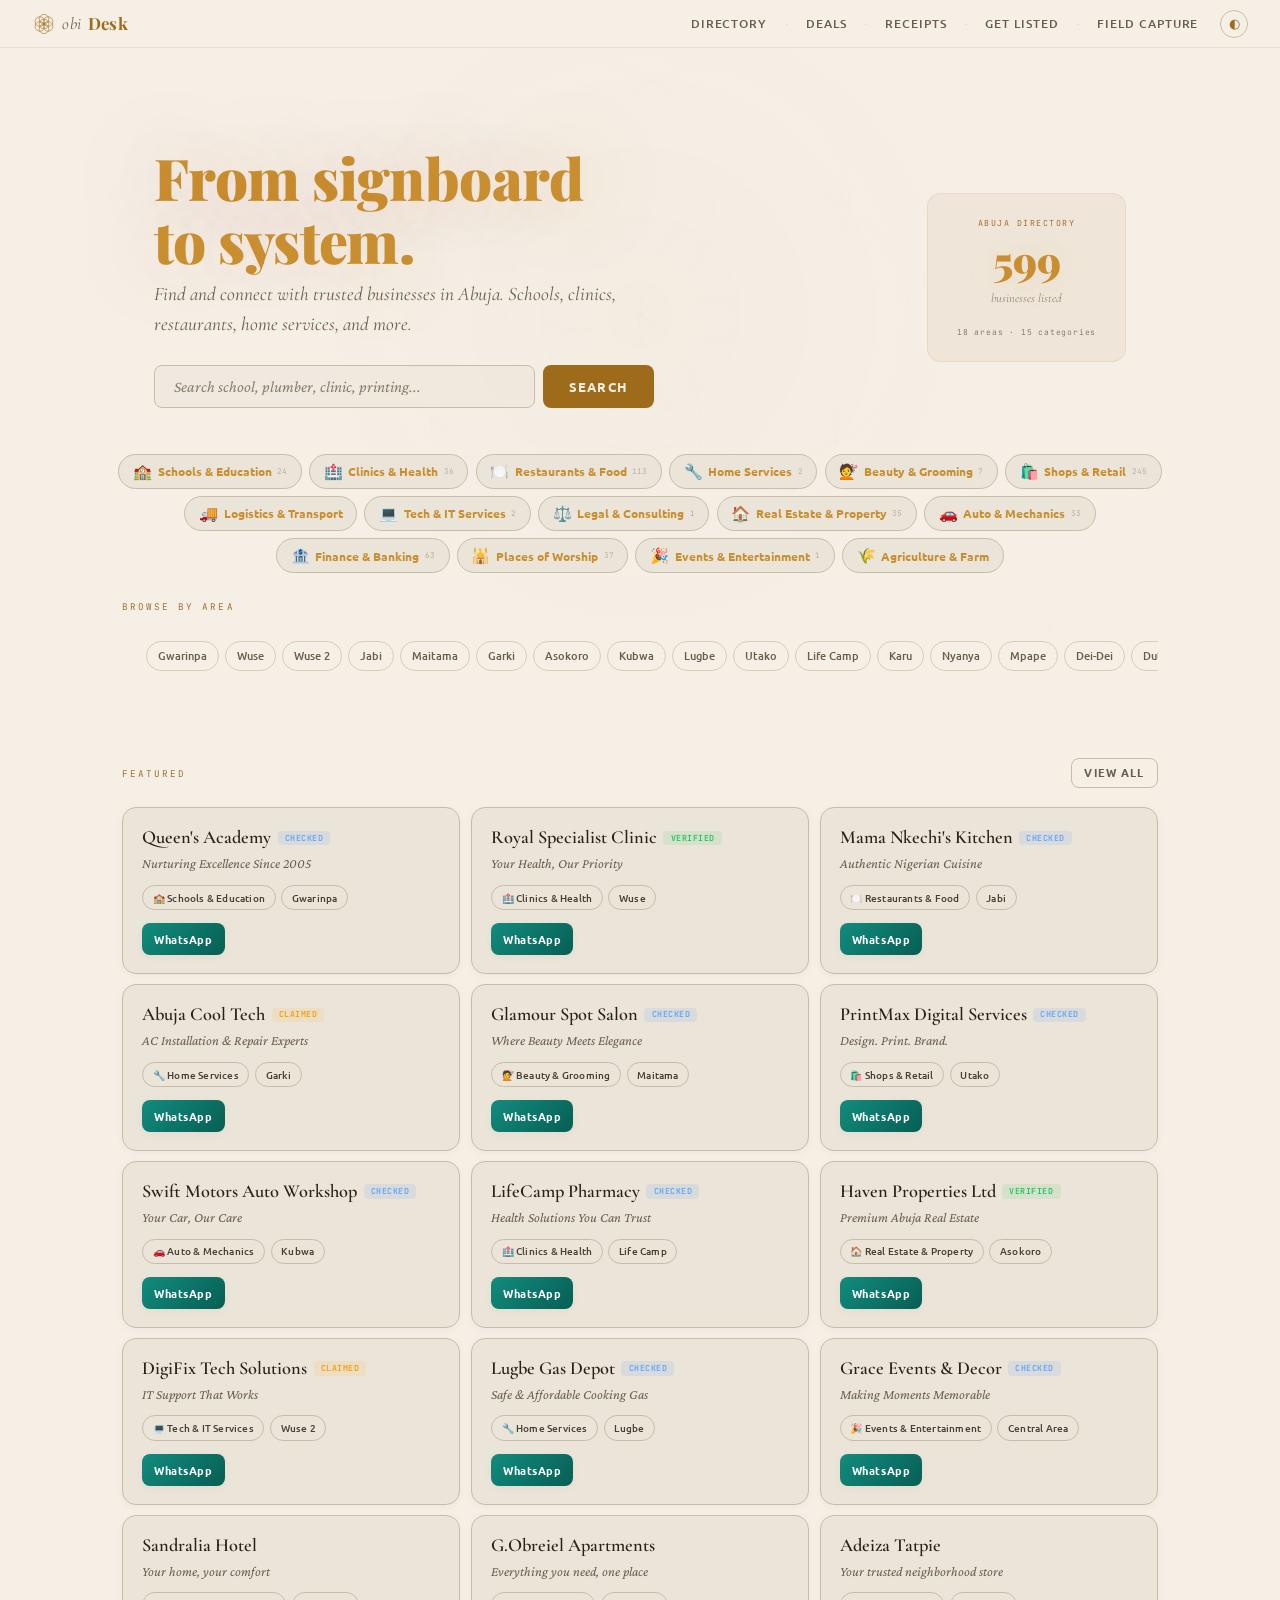
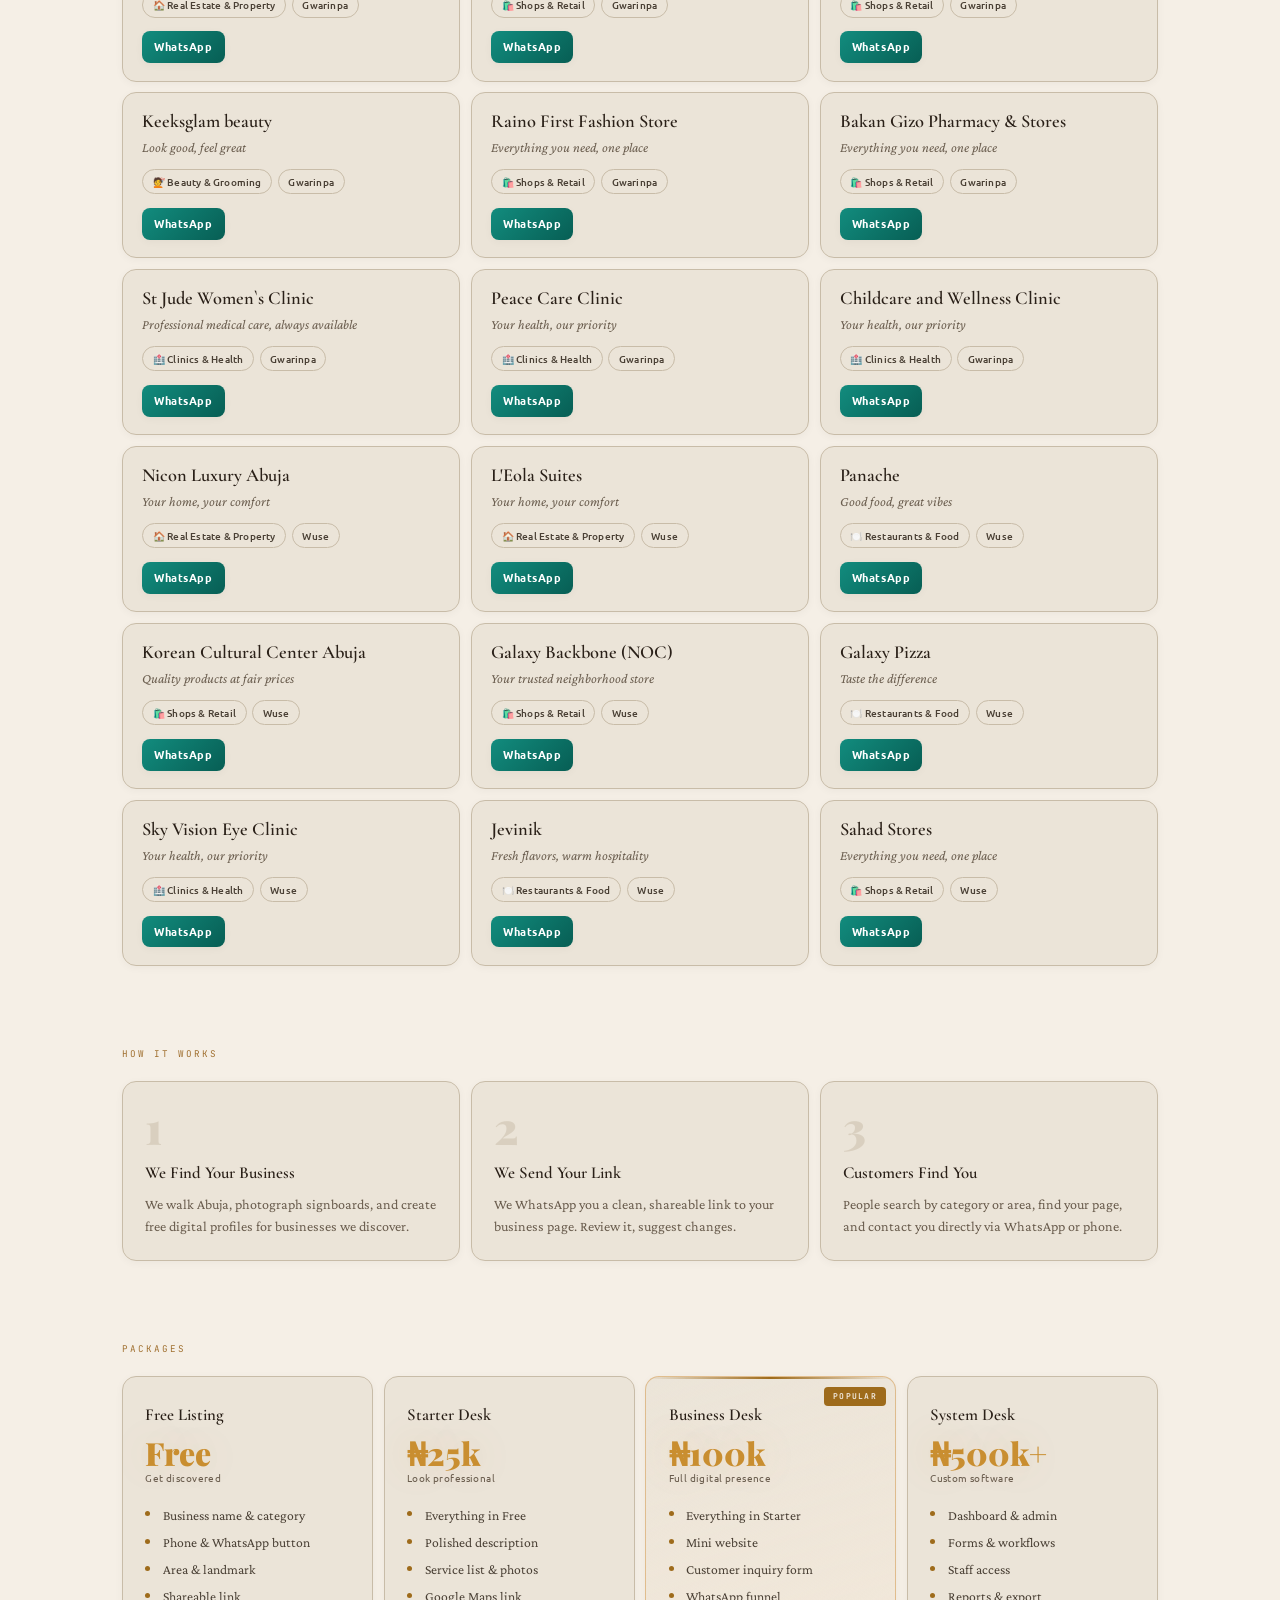
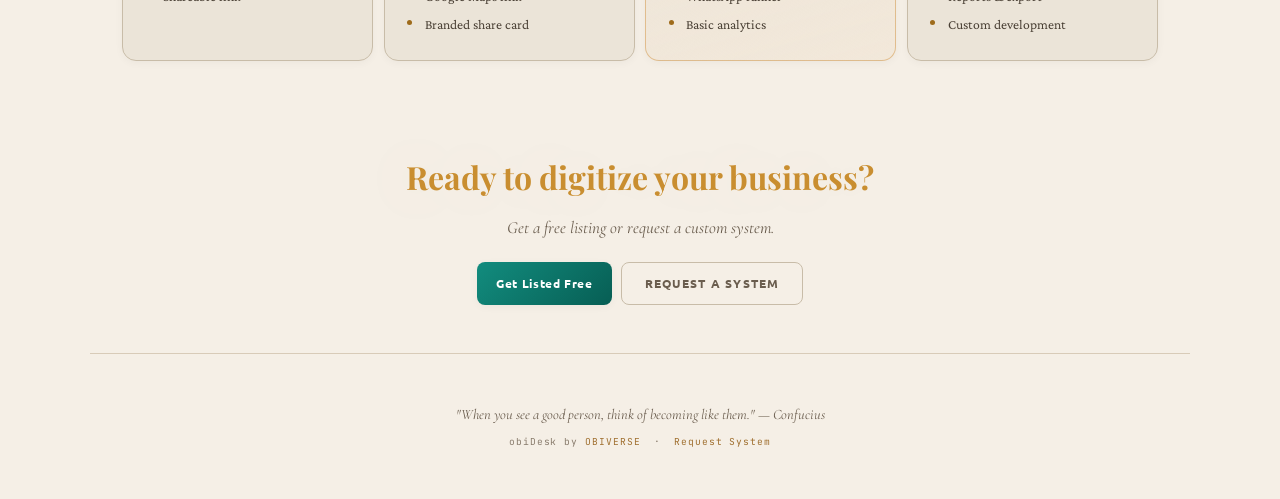
<file: docs/index.html>
<!DOCTYPE html>
<html lang="en">
<head>
<meta charset="utf-8">
<meta name="viewport" content="width=device-width, initial-scale=1">
<title>obiDesk — Abuja Business Directory</title>
<meta name="description" content="Find and connect with trusted Abuja businesses. Schools, clinics, restaurants, home services, and more. From signboard to system.">
<meta name="theme-color" content="#c97d1d">
<link rel="canonical" href="https://obiverse.github.io/obidesk/">
<meta property="og:type" content="website">
<meta property="og:url" content="https://obiverse.github.io/obidesk/">
<meta property="og:title" content="obiDesk — Abuja Business Directory">
<meta property="og:description" content="Find and connect with trusted Abuja businesses. Schools, clinics, restaurants, home services. From signboard to system.">
<meta name="twitter:card" content="summary">
<meta name="twitter:title" content="obiDesk — Abuja Business Directory">
<script type="application/ld+json">
{
  "@context": "https://schema.org",
  "@type": "WebSite",
  "name": "obiDesk",
  "description": "Abuja business directory. From signboard to system.",
  "url": "https://obiverse.github.io/obidesk/",
  "publisher": {
    "@type": "Organization",
    "name": "OBIVERSE",
    "url": "https://obiverse.net"
  },
  "potentialAction": {
    "@type": "SearchAction",
    "target": "https://obiverse.github.io/obidesk/browse.html?q={search_term_string}",
    "query-input": "required name=search_term_string"
  }
}
</script>
<link rel="manifest" href="manifest.webmanifest">
<link rel="icon" href="icon.svg" type="image/svg+xml">
<link rel="apple-touch-icon" href="icons/icon-512.png">
<meta name="apple-mobile-web-app-capable" content="yes">
<meta name="apple-mobile-web-app-status-bar-style" content="black-translucent">
<script src="theme.js"></script>
<link rel="preconnect" href="https://fonts.googleapis.com">
<link rel="preconnect" href="https://fonts.gstatic.com" crossorigin>
<link href="https://fonts.googleapis.com/css2?family=Cormorant+Garamond:ital,wght@0,400;0,600;0,700;1,400&family=Crimson+Pro:ital,wght@0,300;0,400;0,600;1,300;1,400&family=JetBrains+Mono:wght@400;500&family=Playfair+Display:ital,wght@0,400;0,700;0,900;1,400&family=Ubuntu:wght@300;400;500;700&display=swap" rel="stylesheet">
<link rel="stylesheet" href="css/base.css">
</head>
<body>

<canvas id="bg-canvas"></canvas>

<!-- ═══════════════════════════════════════════════
     NAV
     ═══════════════════════════════════════════════ -->
<nav class="site-nav" id="site-nav"></nav>

<!-- ═══════════════════════════════════════════════
     HERO
     ═══════════════════════════════════════════════ -->
<section class="hero">
  <div class="hero-left">
    <h1>From signboard<br>to system.</h1>
    <p class="tagline">Find and connect with trusted businesses in Abuja. Schools, clinics, restaurants, home services, and more.</p>
    <div class="hero-search-wrap">
      <div class="search-bar">
        <input class="search-input" type="text" id="hero-search" placeholder="Search school, plumber, clinic, printing...">
        <button class="search-btn" onclick="doSearch()">Search</button>
      </div>
    </div>
  </div>
  <div class="hero-right">
    <div class="hero-stat-label">Abuja Directory</div>
    <div class="hero-stat-value" id="stat-count">12</div>
    <div class="hero-stat-sub">businesses listed</div>
    <div style="margin-top:0.4rem;font-family:var(--font-code);font-size:0.5rem;color:var(--text-ghost);letter-spacing:0.1em;" id="stat-areas">12 areas</div>
  </div>
</section>

<!-- ═══════════════════════════════════════════════
     CATEGORIES — Compass Pills
     ═══════════════════════════════════════════════ -->
<div class="compass-strip">
  <div class="compass-scroll" id="category-pills"></div>
</div>

<!-- ═══════════════════════════════════════════════
     AREAS — Horizontal chips
     ═══════════════════════════════════════════════ -->
<div class="section reveal" style="padding-top:0;">
  <div class="section-label">Browse by Area</div>
  <div class="area-scroll" id="area-chips"></div>
</div>

<!-- ═══════════════════════════════════════════════
     FEATURED BUSINESSES
     ═══════════════════════════════════════════════ -->
<div class="section reveal">
  <div class="section-header">
    <span class="section-label" style="margin-bottom:0;">Featured</span>
    <a href="browse.html" class="obi-btn-outline" style="font-size:0.68rem;padding:0.3rem 0.8rem;">View All</a>
  </div>
  <div class="biz-grid" id="featured-grid">
    <div class="skeleton-card"></div>
    <div class="skeleton-card"></div>
    <div class="skeleton-card"></div>
  </div>
</div>

<!-- ═══════════════════════════════════════════════
     HOW IT WORKS
     ═══════════════════════════════════════════════ -->
<div class="section reveal">
  <div class="section-label">How It Works</div>
  <div class="steps-grid">
    <div class="step-card">
      <div class="step-num">1</div>
      <div class="step-title">We Find Your Business</div>
      <div class="step-desc">We walk Abuja, photograph signboards, and create free digital profiles for businesses we discover.</div>
    </div>
    <div class="step-card">
      <div class="step-num">2</div>
      <div class="step-title">We Send Your Link</div>
      <div class="step-desc">We WhatsApp you a clean, shareable link to your business page. Review it, suggest changes.</div>
    </div>
    <div class="step-card">
      <div class="step-num">3</div>
      <div class="step-title">Customers Find You</div>
      <div class="step-desc">People search by category or area, find your page, and contact you directly via WhatsApp or phone.</div>
    </div>
  </div>
</div>

<!-- ═══════════════════════════════════════════════
     PRICING
     ═══════════════════════════════════════════════ -->
<div class="section reveal">
  <div class="section-label">Packages</div>
  <div class="pricing-grid">
    <div class="pricing-card">
      <div class="pricing-title">Free Listing</div>
      <div class="price">Free</div>
      <div class="price-label">Get discovered</div>
      <ul class="feature-list">
        <li>Business name & category</li>
        <li>Phone & WhatsApp button</li>
        <li>Area & landmark</li>
        <li>Shareable link</li>
      </ul>
    </div>
    <div class="pricing-card">
      <div class="pricing-title">Starter Desk</div>
      <div class="price">&#8358;25k</div>
      <div class="price-label">Look professional</div>
      <ul class="feature-list">
        <li>Everything in Free</li>
        <li>Polished description</li>
        <li>Service list & photos</li>
        <li>Google Maps link</li>
        <li>Branded share card</li>
      </ul>
    </div>
    <div class="pricing-card featured">
      <span class="pill-gold" style="position:absolute;top:0.6rem;right:0.6rem;">Popular</span>
      <div class="pricing-title">Business Desk</div>
      <div class="price">&#8358;100k</div>
      <div class="price-label">Full digital presence</div>
      <ul class="feature-list">
        <li>Everything in Starter</li>
        <li>Mini website</li>
        <li>Customer inquiry form</li>
        <li>WhatsApp funnel</li>
        <li>Basic analytics</li>
      </ul>
    </div>
    <div class="pricing-card">
      <div class="pricing-title">System Desk</div>
      <div class="price">&#8358;500k+</div>
      <div class="price-label">Custom software</div>
      <ul class="feature-list">
        <li>Dashboard & admin</li>
        <li>Forms & workflows</li>
        <li>Staff access</li>
        <li>Reports & export</li>
        <li>Custom development</li>
      </ul>
    </div>
  </div>
</div>

<!-- ═══════════════════════════════════════════════
     CTA
     ═══════════════════════════════════════════════ -->
<div class="section reveal" style="text-align:center;padding:3rem 1.5rem;">
  <h2 style="font-family:var(--font-display);font-size:clamp(1.4rem,3vw,2rem);font-weight:700;color:var(--gold-bright);margin-bottom:0.5rem;text-shadow:0 0 60px rgba(201,125,29,0.2);">Ready to digitize your business?</h2>
  <p style="font-family:var(--font-heading);font-style:italic;color:var(--text-dim);margin-bottom:1.2rem;">Get a free listing or request a custom system.</p>
  <div style="display:flex;gap:0.6rem;justify-content:center;flex-wrap:wrap;">
    <a href="get-listed.html" class="wa-btn" style="animation:waPulse 3s ease-in-out infinite;">Get Listed Free</a>
    <a href="request-system.html" class="obi-btn-outline">Request a System</a>
  </div>
</div>

<footer class="site-footer" id="site-footer"></footer>

<script src="js/app.js"></script>
<script src="js/library.js"></script>
<script>
  renderHeader('home');
  renderFooter();

  var _categories, _areas, _businesses;

  // Show skeletons while loading
  Promise.all([
    loadJSON('data/categories.json'),
    loadJSON('data/areas.json'),
    loadJSON('data/businesses.json')
  ]).then(function(data) {
    _categories = data[0];
    _areas = data[1];
    _businesses = data[2];

    // Stats
    document.getElementById('stat-count').textContent = _businesses.length;
    var uniqueAreas = [];
    _businesses.forEach(function(b) { if (uniqueAreas.indexOf(b.areaId) === -1) uniqueAreas.push(b.areaId); });
    document.getElementById('stat-areas').textContent = uniqueAreas.length + ' areas \u00b7 ' + _categories.length + ' categories';

    renderCategories();
    renderAreas();
    renderFeatured();
  });

  function renderCategories() {
    var wrap = document.getElementById('category-pills');
    var counts = {};
    _businesses.forEach(function(b) {
      b.categoryIds.forEach(function(c) { counts[c] = (counts[c] || 0) + 1; });
    });
    wrap.innerHTML = _categories.map(function(cat) {
      var n = counts[cat.id] || 0;
      return '<a class="compass-pill" href="browse.html?cat=' + cat.id + '">' +
        '<span class="compass-icon">' + cat.emoji + '</span>' +
        '<span class="compass-name">' + cat.name + '</span>' +
        (n ? '<span class="compass-count">' + n + '</span>' : '') +
      '</a>';
    }).join('');
  }

  function renderAreas() {
    var wrap = document.getElementById('area-chips');
    wrap.innerHTML = _areas.map(function(area) {
      return '<a class="area-chip" href="browse.html?area=' + area.id + '">' + area.name + '</a>';
    }).join('');
  }

  function renderFeatured() {
    var grid = document.getElementById('featured-grid');
    var featured = _businesses.filter(function(b) { return b.featured; });
    if (!featured.length) featured = _businesses.slice(0, 3);
    grid.innerHTML = featured.map(function(b) {
      return renderBusinessCard(b, _categories, _areas);
    }).join('');
    // Trigger staggered reveal
    if (window.revealCards) revealCards();
  }

  function doSearch() {
    var q = document.getElementById('hero-search').value.trim();
    if (q) {
      location.href = 'browse.html?q=' + encodeURIComponent(q);
    } else {
      location.href = 'browse.html';
    }
  }

  document.getElementById('hero-search').addEventListener('keydown', function(e) {
    if (e.key === 'Enter') doSearch();
  });
</script>
<script src="pwa.js" defer></script>
</body>
</html>
</file>
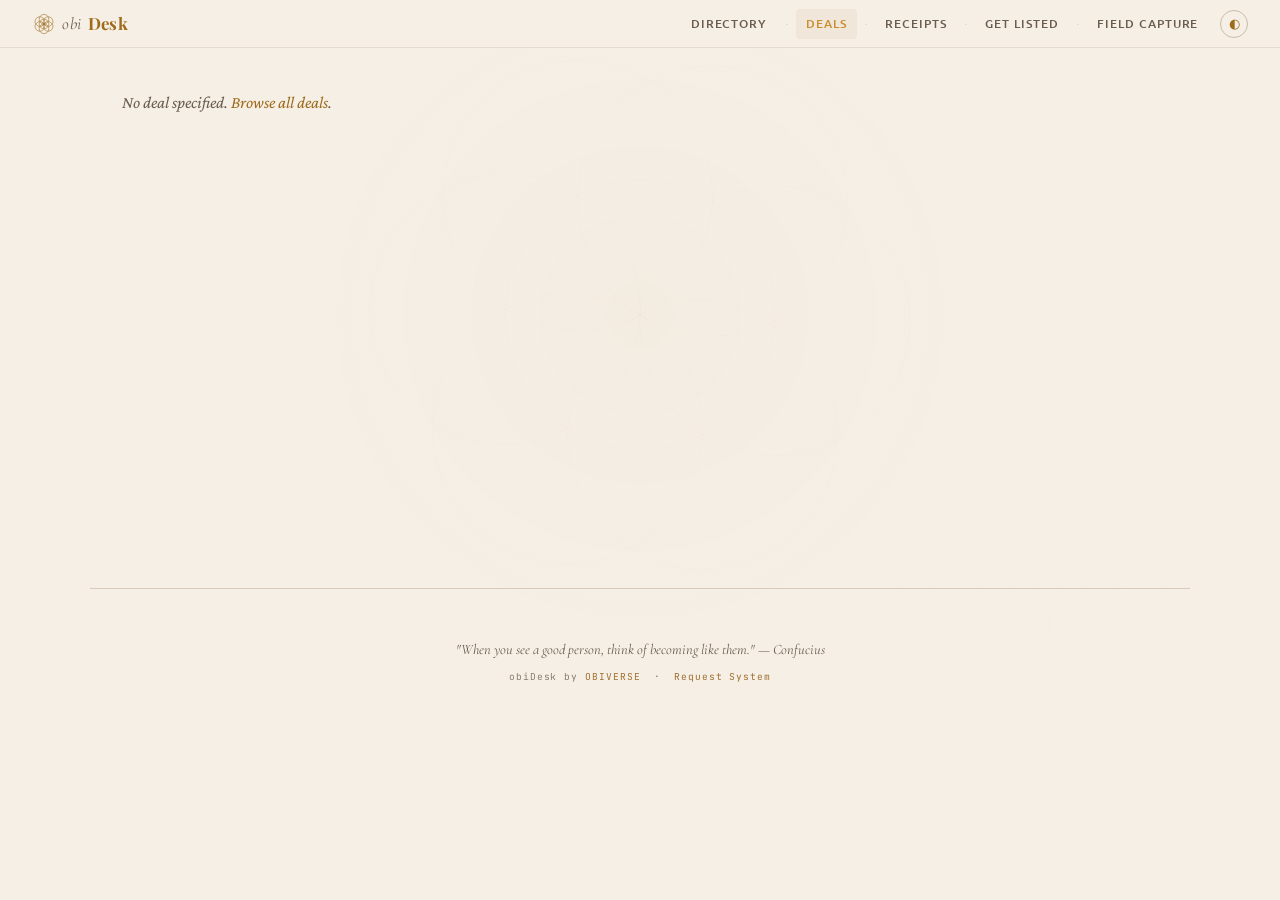
<file: docs/deal.html>
<!DOCTYPE html>
<html lang="en">
<head>
<meta charset="utf-8">
<meta name="viewport" content="width=device-width, initial-scale=1">
<title>Deal — obiDeals</title>
<meta name="description" content="Verified deal on obiDeals — Abuja last-minute deals">
<meta name="theme-color" content="#c97d1d">
<link rel="manifest" href="manifest.webmanifest">
<link rel="icon" href="icon.svg" type="image/svg+xml">
<meta name="apple-mobile-web-app-capable" content="yes">
<script src="theme.js"></script>
<link rel="preconnect" href="https://fonts.googleapis.com">
<link rel="preconnect" href="https://fonts.gstatic.com" crossorigin>
<link href="https://fonts.googleapis.com/css2?family=Cormorant+Garamond:ital,wght@0,400;0,600;0,700;1,400&family=Crimson+Pro:ital,wght@0,300;0,400;0,600;1,300;1,400&family=JetBrains+Mono:wght@400;500&family=Playfair+Display:ital,wght@0,400;0,700;0,900;1,400&family=Ubuntu:wght@300;400;500;700&display=swap" rel="stylesheet">
<link rel="stylesheet" href="css/base.css">
</head>
<body>
<canvas id="bg-canvas"></canvas>
<nav class="site-nav" id="site-nav"></nav>

<main class="section" id="deal-detail" style="min-height:60vh;">
  <div class="skeleton-card" style="height:200px;margin-bottom:1rem;"></div>
  <div class="skeleton-line" style="width:60%;"></div>
  <div class="skeleton-line" style="width:40%;"></div>
</main>

<footer class="site-footer" id="site-footer"></footer>

<script src="js/app.js"></script>
<script src="js/library.js"></script>
<script src="js/whatsapp.js"></script>
<script src="js/deals.js"></script>
<script>
  renderDealDetail();
</script>
<script src="pwa.js" defer></script>
</body>
</html>
</file>
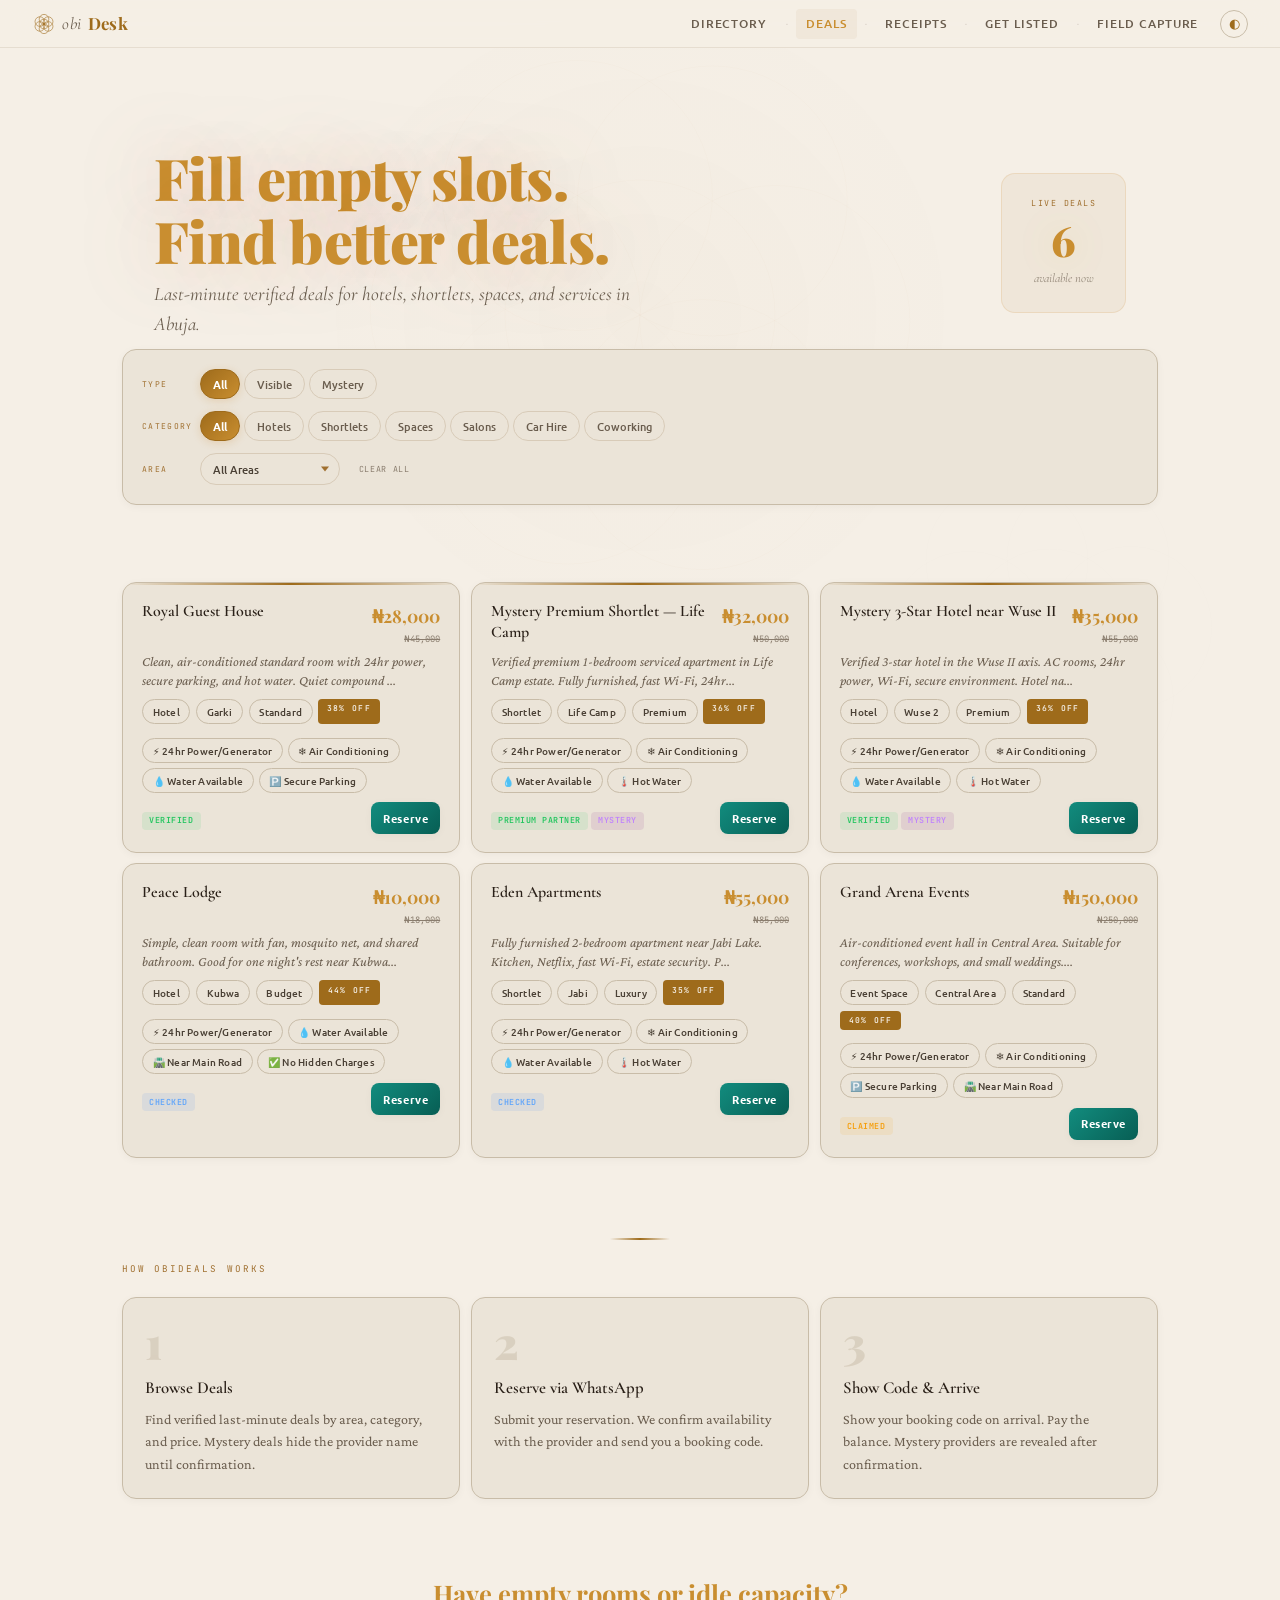
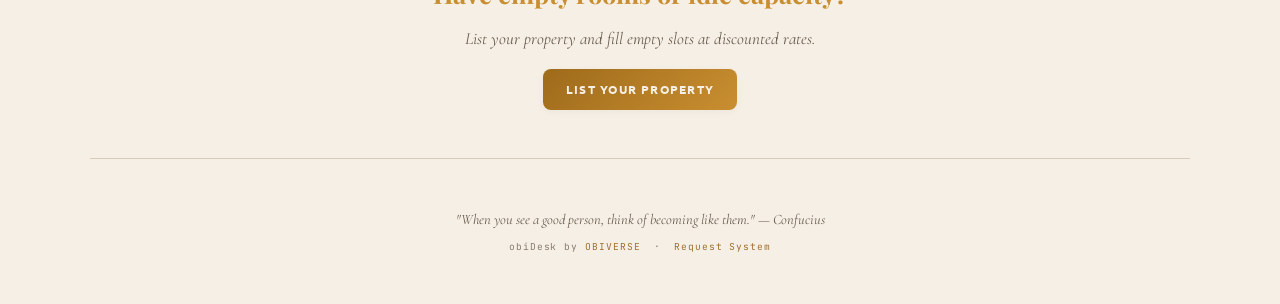
<file: docs/deals.html>
<!DOCTYPE html>
<html lang="en">
<head>
<meta charset="utf-8">
<meta name="viewport" content="width=device-width, initial-scale=1">
<title>obiDeals — Last-Minute Verified Deals in Abuja</title>
<meta name="description" content="Find verified last-minute deals for hotels, shortlets, spaces, and services in Abuja. Fill empty slots. Find better deals.">
<meta name="theme-color" content="#c97d1d">
<link rel="manifest" href="manifest.webmanifest">
<link rel="icon" href="icon.svg" type="image/svg+xml">
<meta name="apple-mobile-web-app-capable" content="yes">
<script src="theme.js"></script>
<link rel="preconnect" href="https://fonts.googleapis.com">
<link rel="preconnect" href="https://fonts.gstatic.com" crossorigin>
<link href="https://fonts.googleapis.com/css2?family=Cormorant+Garamond:ital,wght@0,400;0,600;0,700;1,400&family=Crimson+Pro:ital,wght@0,300;0,400;0,600;1,300;1,400&family=JetBrains+Mono:wght@400;500&family=Playfair+Display:ital,wght@0,400;0,700;0,900;1,400&family=Ubuntu:wght@300;400;500;700&display=swap" rel="stylesheet">
<link rel="stylesheet" href="css/base.css">
</head>
<body>
<canvas id="bg-canvas"></canvas>
<nav class="site-nav" id="site-nav"></nav>

<!-- Hero -->
<section class="hero" style="padding-bottom:1vh;">
  <div class="hero-left">
    <h1>Fill empty slots.<br>Find better deals.</h1>
    <p class="tagline">Last-minute verified deals for hotels, shortlets, spaces, and services in Abuja.</p>
  </div>
  <div class="hero-right">
    <div class="hero-stat-label">Live Deals</div>
    <div class="hero-stat-value" id="deal-count">0</div>
    <div class="hero-stat-sub">available now</div>
  </div>
</section>

<!-- Filters -->
<div class="section" style="padding-top:0;padding-bottom:0.5rem;">
  <div class="filter-strip" id="deal-filters">
    <div class="filter-row">
      <span class="filter-label">Type</span>
      <div class="toggle-group" id="filter-type-group">
        <button class="toggle-pill active" data-value="" onclick="setDealType(this)">All</button>
        <button class="toggle-pill" data-value="visible" onclick="setDealType(this)">Visible</button>
        <button class="toggle-pill" data-value="mystery" onclick="setDealType(this)">Mystery</button>
      </div>
    </div>
    <div class="filter-row">
      <span class="filter-label">Category</span>
      <div class="toggle-group" id="filter-cat-group">
        <button class="toggle-pill active" data-value="" onclick="setDealCat(this)">All</button>
        <button class="toggle-pill" data-value="hotel" onclick="setDealCat(this)">Hotels</button>
        <button class="toggle-pill" data-value="shortlet" onclick="setDealCat(this)">Shortlets</button>
        <button class="toggle-pill" data-value="event_space" onclick="setDealCat(this)">Spaces</button>
        <button class="toggle-pill" data-value="salon" onclick="setDealCat(this)">Salons</button>
        <button class="toggle-pill" data-value="car_hire" onclick="setDealCat(this)">Car Hire</button>
        <button class="toggle-pill" data-value="coworking" onclick="setDealCat(this)">Coworking</button>
      </div>
    </div>
    <div class="filter-row">
      <span class="filter-label">Area</span>
      <div class="styled-select">
        <select id="filter-area">
          <option value="">All Areas</option>
        </select>
      </div>
      <button class="filter-clear" onclick="clearDealFilters()">Clear all</button>
    </div>
  </div>
</div>

<!-- Deal Grid -->
<div class="section">
  <div class="biz-grid" id="deals-grid">
    <div class="skeleton-card"></div>
    <div class="skeleton-card"></div>
    <div class="skeleton-card"></div>
  </div>
  <div id="no-deals" style="display:none;text-align:center;padding:3rem;color:var(--text-dim);">
    <p style="font-family:var(--font-heading);font-size:1.2rem;font-style:italic;margin-bottom:0.5rem;">No deals match your filters.</p>
    <p style="font-size:0.85rem;">Try a different area or category.</p>
  </div>
</div>

<!-- How It Works -->
<div class="section reveal">
  <div class="divider"></div>
  <div class="section-label">How obiDeals Works</div>
  <div class="steps-grid">
    <div class="step-card">
      <div class="step-num">1</div>
      <div class="step-title">Browse Deals</div>
      <div class="step-desc">Find verified last-minute deals by area, category, and price. Mystery deals hide the provider name until confirmation.</div>
    </div>
    <div class="step-card">
      <div class="step-num">2</div>
      <div class="step-title">Reserve via WhatsApp</div>
      <div class="step-desc">Submit your reservation. We confirm availability with the provider and send you a booking code.</div>
    </div>
    <div class="step-card">
      <div class="step-num">3</div>
      <div class="step-title">Show Code & Arrive</div>
      <div class="step-desc">Show your booking code on arrival. Pay the balance. Mystery providers are revealed after confirmation.</div>
    </div>
  </div>
</div>

<!-- CTA -->
<div class="section reveal" style="text-align:center;padding:2rem 1.5rem 3rem;">
  <h2 style="font-family:var(--font-display);font-size:clamp(1.2rem,3vw,1.6rem);font-weight:700;color:var(--gold-bright);margin-bottom:0.5rem;">Have empty rooms or idle capacity?</h2>
  <p style="font-family:var(--font-heading);font-style:italic;color:var(--text-dim);margin-bottom:1rem;">List your property and fill empty slots at discounted rates.</p>
  <a href="get-listed.html" class="obi-btn">List Your Property</a>
</div>

<footer class="site-footer" id="site-footer"></footer>

<script src="js/app.js"></script>
<script src="js/library.js"></script>
<script src="js/deals.js"></script>
<script src="pwa.js" defer></script>
</body>
</html>
</file>
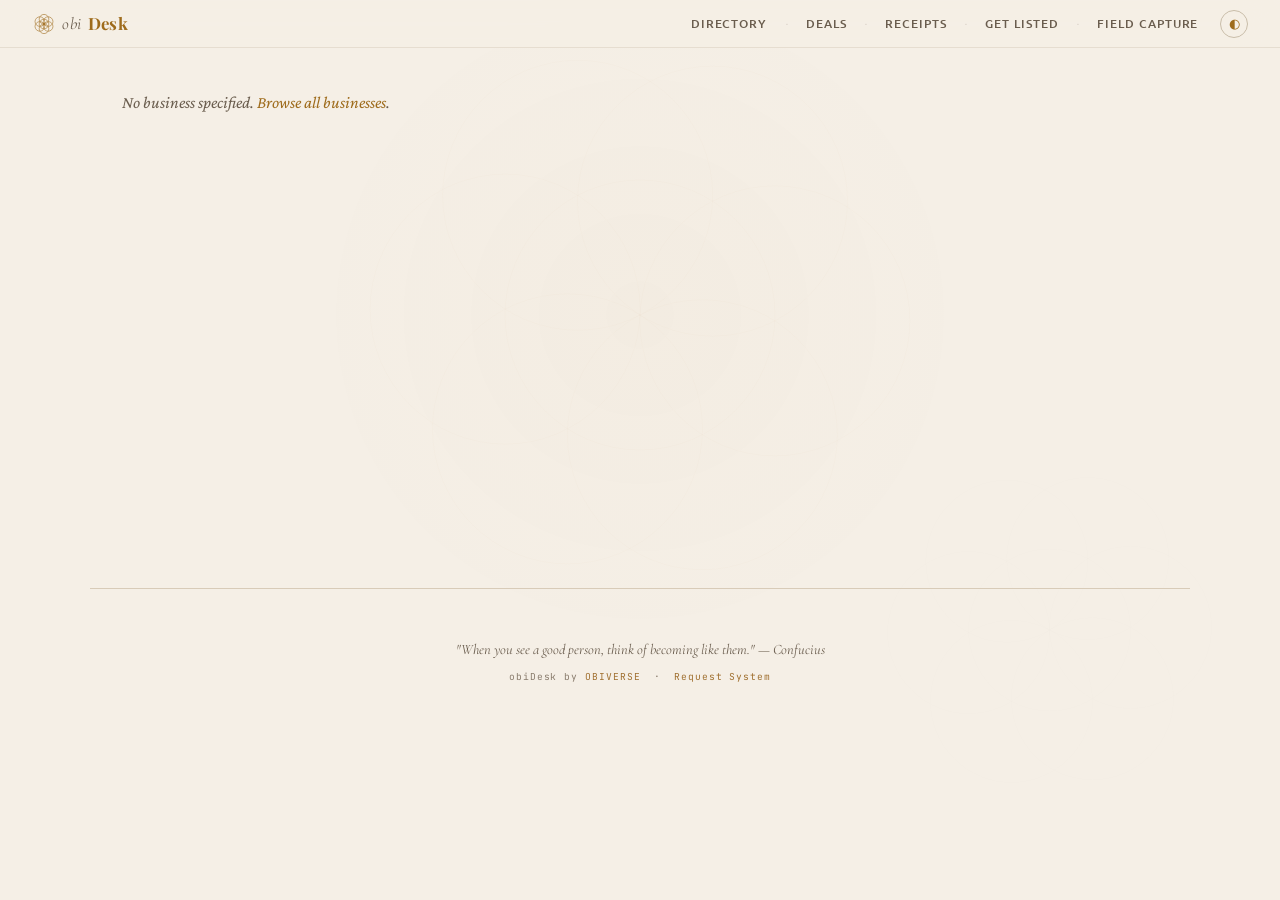
<file: docs/desk.html>
<!DOCTYPE html>
<html lang="en">
<head>
<meta charset="utf-8">
<meta name="viewport" content="width=device-width, initial-scale=1">
<title>Business — obiDesk</title>
<meta name="description" content="Business profile on obiDesk — Abuja Business Directory">
<meta name="theme-color" content="#c97d1d">
<link rel="manifest" href="manifest.webmanifest">
<link rel="icon" href="icon.svg" type="image/svg+xml">
<meta name="apple-mobile-web-app-capable" content="yes">
<script src="theme.js"></script>
<link rel="preconnect" href="https://fonts.googleapis.com">
<link rel="preconnect" href="https://fonts.gstatic.com" crossorigin>
<link href="https://fonts.googleapis.com/css2?family=Cormorant+Garamond:ital,wght@0,400;0,600;0,700;1,400&family=Crimson+Pro:ital,wght@0,300;0,400;0,600;1,300;1,400&family=JetBrains+Mono:wght@400;500&family=Playfair+Display:ital,wght@0,400;0,700;0,900;1,400&family=Ubuntu:wght@300;400;500;700&display=swap" rel="stylesheet">
<link rel="stylesheet" href="css/base.css">
</head>
<body>
<canvas id="bg-canvas"></canvas>
<nav class="site-nav" id="site-nav"></nav>
<main class="section" id="profile" style="min-height:60vh;">
  <div class="skeleton-card" style="height:200px;margin-bottom:1rem;"></div>
  <div class="skeleton-line" style="width:60%;"></div>
  <div class="skeleton-line" style="width:40%;"></div>
</main>
<footer class="site-footer" id="site-footer"></footer>
<script src="js/app.js"></script>
<script src="js/library.js"></script>
<script src="js/desk-page.js"></script>
<script src="pwa.js" defer></script>
</body>
</html>
</file>
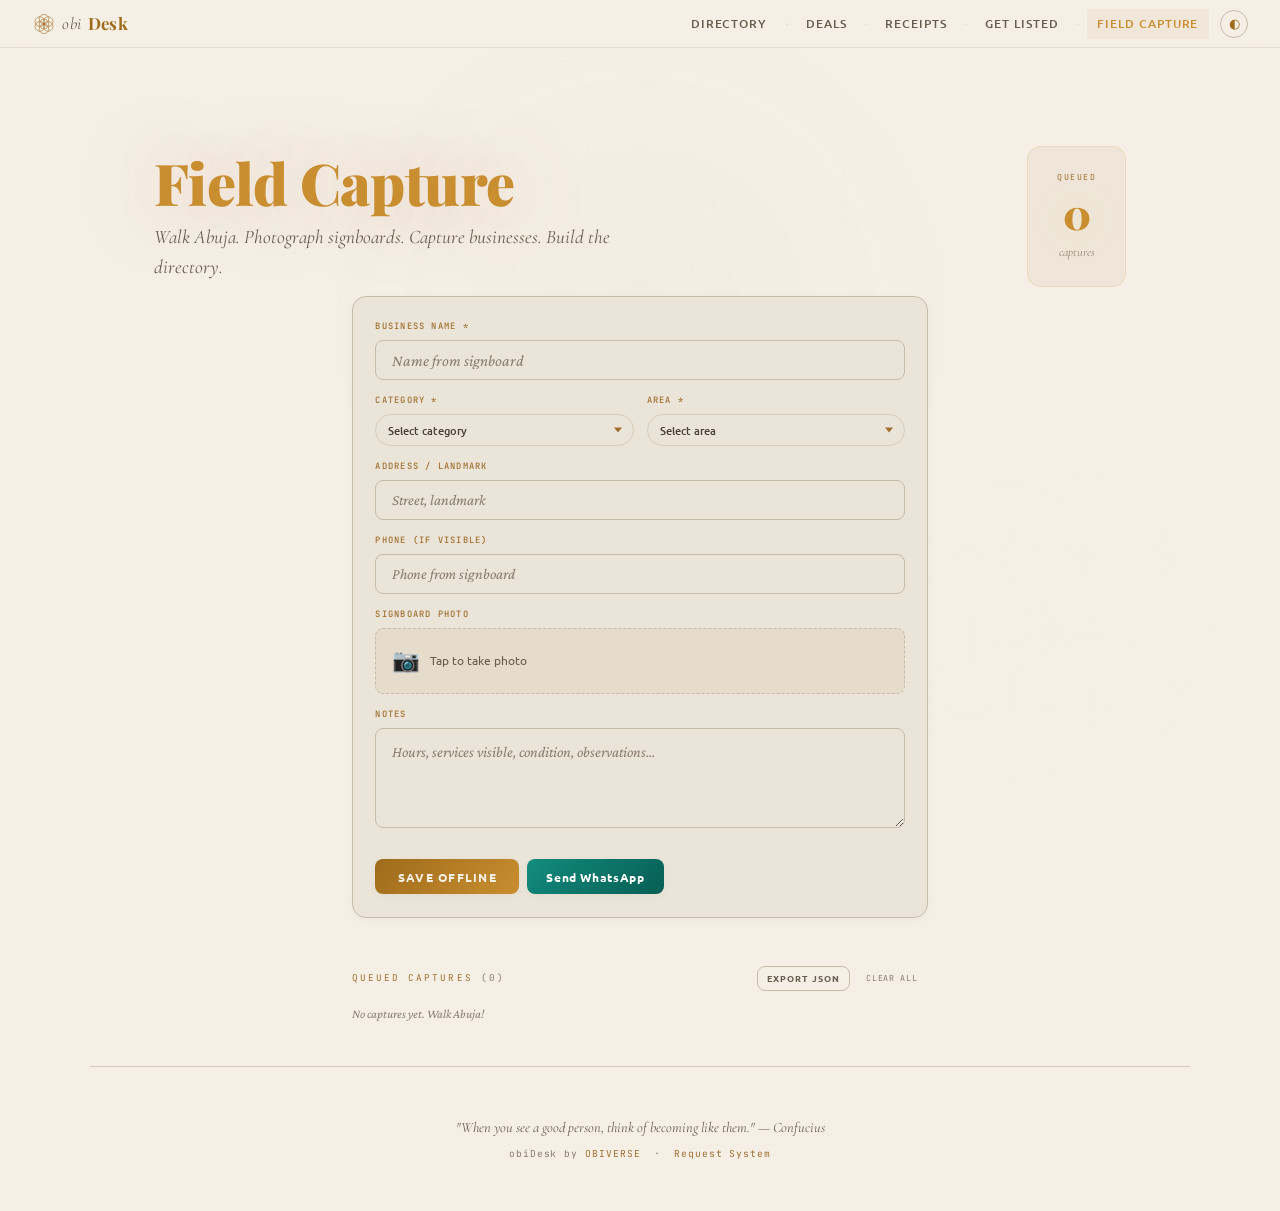
<file: docs/field.html>
<!DOCTYPE html>
<html lang="en">
<head>
<meta charset="utf-8">
<meta name="viewport" content="width=device-width, initial-scale=1">
<title>Field Capture — obiDesk</title>
<meta name="theme-color" content="#c97d1d">
<link rel="manifest" href="manifest.webmanifest">
<link rel="icon" href="icon.svg" type="image/svg+xml">
<meta name="apple-mobile-web-app-capable" content="yes">
<script src="theme.js"></script>
<link rel="preconnect" href="https://fonts.googleapis.com">
<link rel="preconnect" href="https://fonts.gstatic.com" crossorigin>
<link href="https://fonts.googleapis.com/css2?family=Cormorant+Garamond:ital,wght@0,400;0,600;0,700;1,400&family=Crimson+Pro:ital,wght@0,300;0,400;0,600;1,300;1,400&family=JetBrains+Mono:wght@400;500&family=Playfair+Display:ital,wght@0,400;0,700;0,900;1,400&family=Ubuntu:wght@300;400;500;700&display=swap" rel="stylesheet">
<link rel="stylesheet" href="css/base.css">
</head>
<body>
<canvas id="bg-canvas"></canvas>
<nav class="site-nav" id="site-nav"></nav>

<section class="hero" style="grid-template-columns:1fr auto;padding-bottom:1vh;">
  <div class="hero-left">
    <h1>Field Capture</h1>
    <p class="tagline">Walk Abuja. Photograph signboards. Capture businesses. Build the directory.</p>
  </div>
  <div class="hero-right">
    <div class="hero-stat-label">Queued</div>
    <div class="hero-stat-value" id="queue-badge">0</div>
    <div class="hero-stat-sub">captures</div>
  </div>
</section>

<div class="section reveal" style="max-width:640px;padding-top:0;">
  <div style="padding:1.4rem;background:var(--bg-elevated);border:1px solid var(--border);border-radius:var(--radius-lg);box-shadow:var(--shadow-card);">

    <div class="form-grid" id="field-form">
      <div class="form-full">
        <label class="form-label">Business Name *</label>
        <input class="form-input" id="fc-name" placeholder="Name from signboard" style="font-size:1rem;">
      </div>
      <div>
        <label class="form-label">Category *</label>
        <div class="styled-select">
          <select id="fc-category">
            <option value="">Select category</option>
          </select>
        </div>
      </div>
      <div>
        <label class="form-label">Area *</label>
        <div class="styled-select">
          <select id="fc-area">
            <option value="">Select area</option>
          </select>
        </div>
      </div>
      <div class="form-full">
        <label class="form-label">Address / Landmark</label>
        <input class="form-input" id="fc-address" placeholder="Street, landmark">
      </div>
      <div class="form-full">
        <label class="form-label">Phone (if visible)</label>
        <input class="form-input" id="fc-phone" placeholder="Phone from signboard" type="tel">
      </div>
      <div class="form-full">
        <label class="form-label">Signboard Photo</label>
        <label class="photo-upload" id="photo-label">
          <input type="file" id="fc-photo" accept="image/*" capture="environment" style="display:none;" onchange="onPhotoSelect(this)">
          <span class="photo-upload-icon">&#128247;</span>
          <span class="photo-upload-text" id="photo-text">Tap to take photo</span>
        </label>
      </div>
      <div class="form-full">
        <label class="form-label">Notes</label>
        <textarea class="form-input" id="fc-notes" placeholder="Hours, services visible, condition, observations..." rows="2"></textarea>
      </div>
      <div class="form-full" style="display:flex;gap:0.5rem;flex-wrap:wrap;padding-top:0.5rem;">
        <button class="obi-btn" onclick="saveCapture()">Save Offline</button>
        <button class="wa-btn" onclick="sendCapture()">Send WhatsApp</button>
      </div>
    </div>
  </div>
</div>

<!-- Queue Section -->
<div class="section reveal" style="max-width:640px;padding-top:0.5rem;">
  <div style="display:flex;justify-content:space-between;align-items:center;margin-bottom:0.8rem;">
    <span class="section-label" style="margin-bottom:0;">Queued Captures <span id="queue-count" style="color:var(--text-ghost);">(0)</span></span>
    <div style="display:flex;gap:0.35rem;">
      <button class="obi-btn-outline" style="font-size:0.58rem;padding:0.3rem 0.6rem;" onclick="exportCaptures()">Export JSON</button>
      <button class="filter-clear" onclick="clearQueue()">Clear all</button>
    </div>
  </div>
  <div id="queue-list"></div>
</div>

<footer class="site-footer" id="site-footer"></footer>

<!-- Photo upload styles -->
<style>
.photo-upload {
  display: flex;
  align-items: center;
  gap: 0.6rem;
  padding: 0.8rem 1rem;
  background: var(--sacred);
  border: 1px dashed var(--border);
  border-radius: var(--radius-md);
  cursor: pointer;
  transition: all 0.3s;
}
.photo-upload:hover {
  border-color: var(--gold);
  background: rgba(201,125,29,0.06);
}
.photo-upload.has-photo {
  border-style: solid;
  border-color: var(--gold);
}
.photo-upload-icon { font-size: 1.4rem; }
.photo-upload-text {
  font-family: var(--font-ui);
  font-size: 0.78rem;
  color: var(--text-dim);
}
.photo-upload.has-photo .photo-upload-text { color: var(--gold); }
</style>

<script src="js/app.js"></script>
<script src="js/library.js"></script>
<script src="js/idb.js"></script>
<script src="js/whatsapp.js"></script>
<script src="js/forms.js"></script>
<script src="js/field.js"></script>
<script src="pwa.js" defer></script>
</body>
</html>
</file>
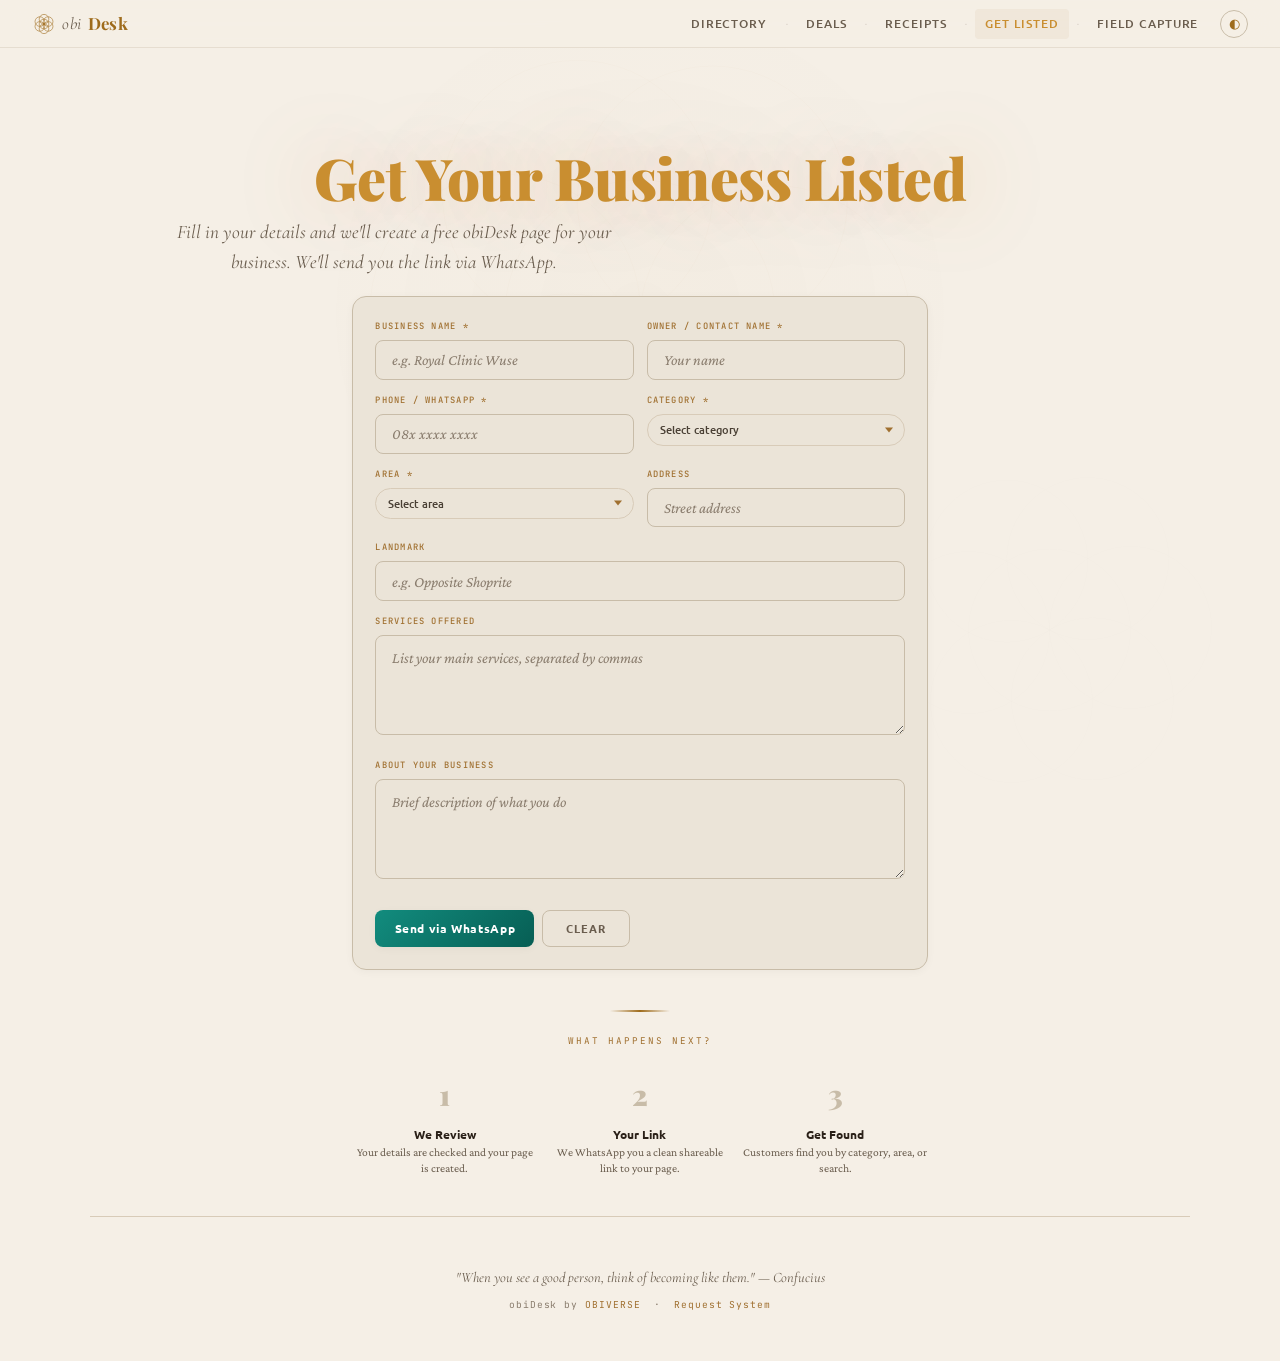
<file: docs/get-listed.html>
<!DOCTYPE html>
<html lang="en">
<head>
<meta charset="utf-8">
<meta name="viewport" content="width=device-width, initial-scale=1">
<title>Get Listed — obiDesk</title>
<meta name="description" content="List your Abuja business on obiDesk for free. From signboard to system.">
<meta name="theme-color" content="#c97d1d">
<link rel="manifest" href="manifest.webmanifest">
<link rel="icon" href="icon.svg" type="image/svg+xml">
<meta name="apple-mobile-web-app-capable" content="yes">
<script src="theme.js"></script>
<link rel="preconnect" href="https://fonts.googleapis.com">
<link rel="preconnect" href="https://fonts.gstatic.com" crossorigin>
<link href="https://fonts.googleapis.com/css2?family=Cormorant+Garamond:ital,wght@0,400;0,600;0,700;1,400&family=Crimson+Pro:ital,wght@0,300;0,400;0,600;1,300;1,400&family=JetBrains+Mono:wght@400;500&family=Playfair+Display:ital,wght@0,400;0,700;0,900;1,400&family=Ubuntu:wght@300;400;500;700&display=swap" rel="stylesheet">
<link rel="stylesheet" href="css/base.css">
</head>
<body>
<canvas id="bg-canvas"></canvas>
<nav class="site-nav" id="site-nav"></nav>

<section class="hero" style="grid-template-columns:1fr;text-align:center;padding-bottom:2vh;">
  <div>
    <h1>Get Your Business Listed</h1>
    <p class="tagline">Fill in your details and we'll create a free obiDesk page for your business. We'll send you the link via WhatsApp.</p>
  </div>
</section>

<div class="section reveal" style="max-width:640px;padding-top:0;">
  <div style="padding:1.4rem;background:var(--bg-elevated);border:1px solid var(--border);border-radius:var(--radius-lg);box-shadow:var(--shadow-card);">

    <div class="form-grid" id="listing-form">
      <div>
        <label class="form-label">Business Name *</label>
        <input class="form-input" id="f-bizName" placeholder="e.g. Royal Clinic Wuse">
      </div>
      <div>
        <label class="form-label">Owner / Contact Name *</label>
        <input class="form-input" id="f-ownerName" placeholder="Your name">
      </div>
      <div>
        <label class="form-label">Phone / WhatsApp *</label>
        <input class="form-input" id="f-phone" placeholder="08x xxxx xxxx" type="tel">
      </div>
      <div>
        <label class="form-label">Category *</label>
        <div class="styled-select">
          <select id="f-category">
            <option value="">Select category</option>
          </select>
        </div>
      </div>
      <div>
        <label class="form-label">Area *</label>
        <div class="styled-select">
          <select id="f-area">
            <option value="">Select area</option>
          </select>
        </div>
      </div>
      <div>
        <label class="form-label">Address</label>
        <input class="form-input" id="f-address" placeholder="Street address">
      </div>
      <div class="form-full">
        <label class="form-label">Landmark</label>
        <input class="form-input" id="f-landmark" placeholder="e.g. Opposite Shoprite">
      </div>
      <div class="form-full">
        <label class="form-label">Services Offered</label>
        <textarea class="form-input" id="f-services" placeholder="List your main services, separated by commas"></textarea>
      </div>
      <div class="form-full">
        <label class="form-label">About Your Business</label>
        <textarea class="form-input" id="f-description" placeholder="Brief description of what you do"></textarea>
      </div>
      <div class="form-full" style="display:flex;gap:0.5rem;flex-wrap:wrap;padding-top:0.5rem;">
        <button class="wa-btn" onclick="submitListing()">Send via WhatsApp</button>
        <button class="obi-btn-outline" onclick="resetForm()" style="font-size:0.68rem;">Clear</button>
      </div>
    </div>
  </div>
</div>

<div class="section reveal" style="max-width:640px;padding-top:0;">
  <div class="divider"></div>
  <div style="text-align:center;">
    <div class="section-label">What happens next?</div>
    <div class="steps-grid" style="grid-template-columns:repeat(3,1fr);text-align:center;">
      <div>
        <div style="font-family:var(--font-display);font-size:1.8rem;font-weight:900;color:var(--border);margin-bottom:0.3rem;">1</div>
        <div style="font-family:var(--font-ui);font-size:0.72rem;font-weight:600;color:var(--text-bright);">We Review</div>
        <div style="font-size:0.72rem;color:var(--text-dim);line-height:1.4;">Your details are checked and your page is created.</div>
      </div>
      <div>
        <div style="font-family:var(--font-display);font-size:1.8rem;font-weight:900;color:var(--border);margin-bottom:0.3rem;">2</div>
        <div style="font-family:var(--font-ui);font-size:0.72rem;font-weight:600;color:var(--text-bright);">Your Link</div>
        <div style="font-size:0.72rem;color:var(--text-dim);line-height:1.4;">We WhatsApp you a clean shareable link to your page.</div>
      </div>
      <div>
        <div style="font-family:var(--font-display);font-size:1.8rem;font-weight:900;color:var(--border);margin-bottom:0.3rem;">3</div>
        <div style="font-family:var(--font-ui);font-size:0.72rem;font-weight:600;color:var(--text-bright);">Get Found</div>
        <div style="font-size:0.72rem;color:var(--text-dim);line-height:1.4;">Customers find you by category, area, or search.</div>
      </div>
    </div>
  </div>
</div>

<footer class="site-footer" id="site-footer"></footer>

<script src="js/app.js"></script>
<script src="js/library.js"></script>
<script src="js/whatsapp.js"></script>
<script src="js/forms.js"></script>
<script>
  renderHeader('get-listed');
  renderFooter();

  Promise.all([
    loadJSON('data/categories.json'),
    loadJSON('data/areas.json')
  ]).then(function(data) {
    var cats = data[0], areas = data[1];
    var catSel = document.getElementById('f-category');
    cats.forEach(function(c) {
      var opt = document.createElement('option');
      opt.value = c.name;
      opt.textContent = c.emoji + ' ' + c.name;
      catSel.appendChild(opt);
    });
    var areaSel = document.getElementById('f-area');
    areas.forEach(function(a) {
      var opt = document.createElement('option');
      opt.value = a.name;
      opt.textContent = a.name;
      areaSel.appendChild(opt);
    });
  });

  function submitListing() {
    var data = gatherFormData('listing-form');
    var err = validateRequired(data, ['f-bizName', 'f-ownerName', 'f-phone', 'f-category', 'f-area']);
    if (err) {
      showFormStatus('listing-form', err, true);
      return;
    }
    var msg = buildListingMessage({
      bizName: data['f-bizName'],
      ownerName: data['f-ownerName'],
      phone: data['f-phone'],
      category: data['f-category'],
      area: data['f-area'],
      address: data['f-address'],
      landmark: data['f-landmark'],
      services: data['f-services'],
      description: data['f-description']
    });
    openWhatsApp(OBIDESK_WHATSAPP, msg);
    showFormStatus('listing-form', 'Opening WhatsApp...', false);
  }

  function resetForm() {
    var inputs = document.querySelectorAll('#listing-form input, #listing-form select, #listing-form textarea');
    inputs.forEach(function(el) {
      if (el.tagName === 'SELECT') el.selectedIndex = 0;
      else el.value = '';
    });
  }
</script>
<script src="pwa.js" defer></script>
</body>
</html>
</file>
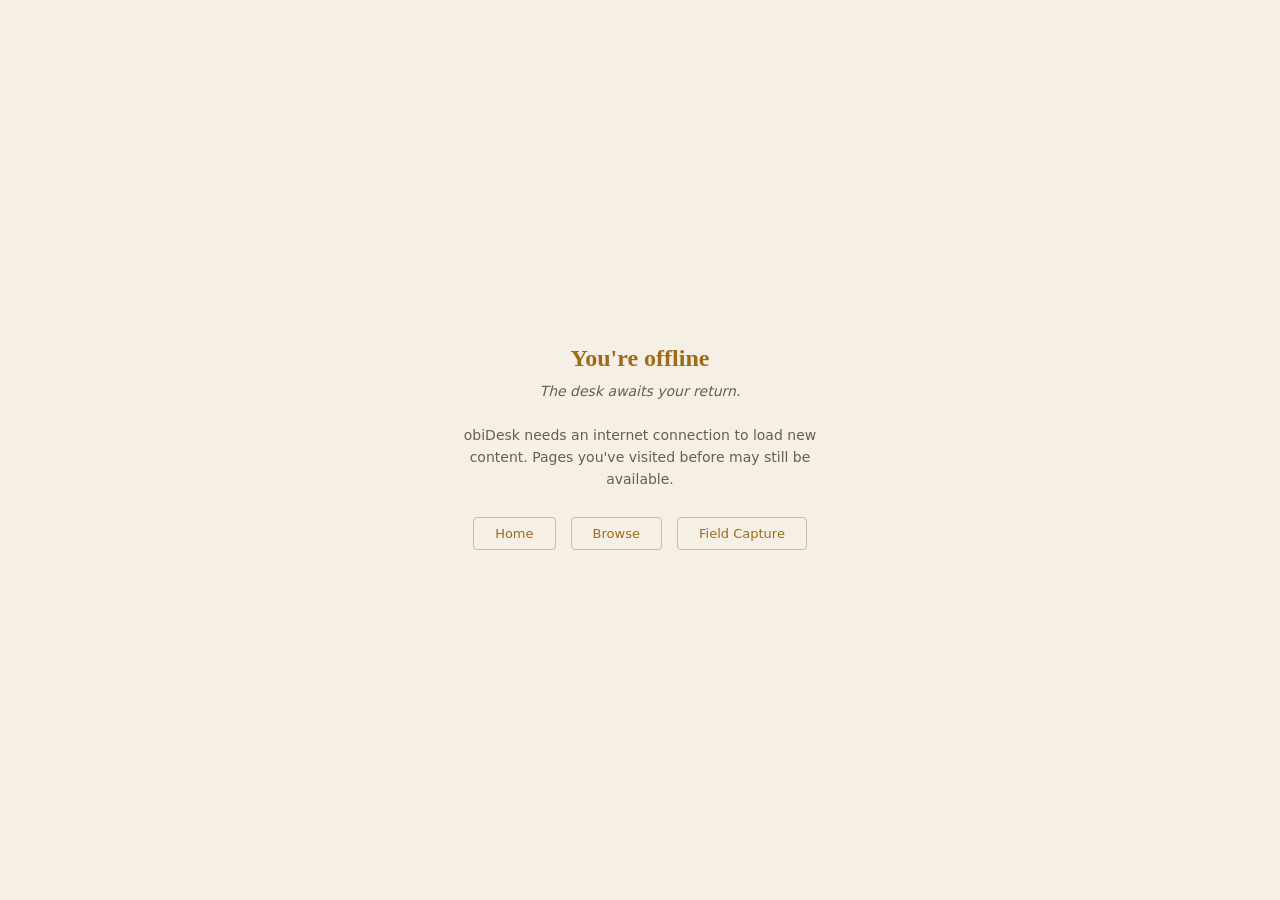
<file: docs/offline.html>
<!DOCTYPE html>
<html lang="en">
<head>
  <meta charset="utf-8">
  <meta name="viewport" content="width=device-width, initial-scale=1">
  <title>Offline — obiDesk</title>
  <meta name="theme-color" content="#c97d1d">
  <style>
    :root { --bg: #0a1628; --text: #c8b89a; --gold: #c97d1d; --text-dim: #8a7d6a; --border: #1e3a5c; }
    @media (prefers-color-scheme: light) { :root { --bg: #f5efe6; --text: #4a4035; --gold: #9e6b1b; --text-dim: #6a5d4e; --border: #c8bca8; } }
    * { margin: 0; padding: 0; box-sizing: border-box; }
    body { background: var(--bg); color: var(--text); font-family: -apple-system, system-ui, sans-serif; min-height: 100vh; display: flex; align-items: center; justify-content: center; text-align: center; padding: 21px; }
    .wrap { max-width: 400px; }
    h1 { font-family: 'Playfair Display', serif; font-size: 24px; color: var(--gold); margin-bottom: 8px; font-weight: 700; text-shadow: 0 0 60px rgba(201,125,29,0.15); }
    .tagline { font-style: italic; font-size: 14px; color: var(--text-dim); margin-bottom: 21px; }
    p { font-size: 14px; color: var(--text-dim); line-height: 1.6; margin-bottom: 21px; }
    a { color: var(--gold); text-decoration: none; display: inline-block; padding: 8px 21px; border: 1px solid var(--border); border-radius: 4px; font-size: 13px; margin: 5px; transition: border-color 200ms; }
    a:hover { border-color: var(--gold); }
  </style>
</head>
<body>
  <div class="wrap">
    <h1>You're offline</h1>
    <p class="tagline">The desk awaits your return.</p>
    <p>obiDesk needs an internet connection to load new content. Pages you've visited before may still be available.</p>
    <div>
      <a href="index.html">Home</a>
      <a href="browse.html">Browse</a>
      <a href="field.html">Field Capture</a>
    </div>
  </div>
</body>
</html>
</file>
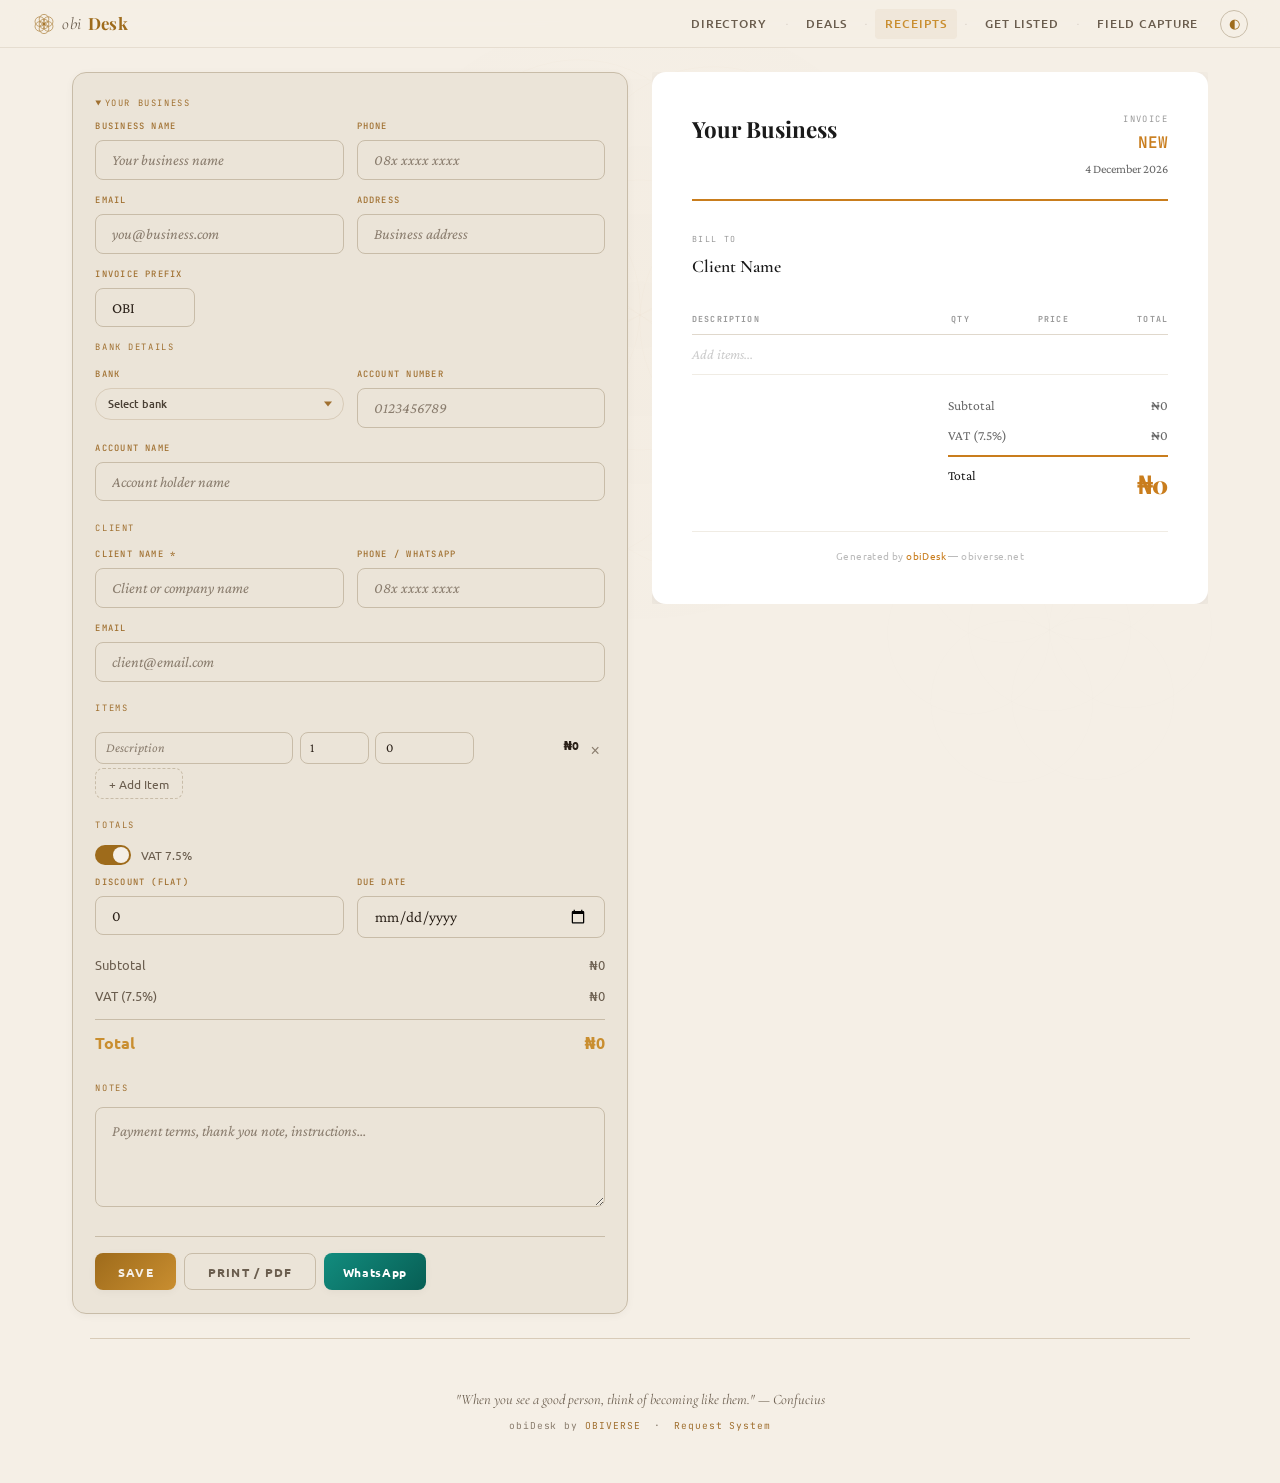
<file: docs/receipt.html>
<!DOCTYPE html>
<html lang="en">
<head>
<meta charset="utf-8">
<meta name="viewport" content="width=device-width, initial-scale=1">
<title>Create Invoice — obiDesk</title>
<meta name="description" content="Create beautiful invoices for your Nigerian business. Free, offline, instant. Share via WhatsApp or print as PDF.">
<meta name="theme-color" content="#c97d1d">
<link rel="manifest" href="manifest.webmanifest">
<link rel="icon" href="icon.svg" type="image/svg+xml">
<meta name="apple-mobile-web-app-capable" content="yes">
<script src="theme.js"></script>
<link rel="preconnect" href="https://fonts.googleapis.com">
<link rel="preconnect" href="https://fonts.gstatic.com" crossorigin>
<link href="https://fonts.googleapis.com/css2?family=Cormorant+Garamond:ital,wght@0,400;0,600;0,700;1,400&family=Crimson+Pro:ital,wght@0,300;0,400;0,600;1,300;1,400&family=JetBrains+Mono:wght@400;500&family=Playfair+Display:ital,wght@0,400;0,700;0,900;1,400&family=Ubuntu:wght@300;400;500;700&display=swap" rel="stylesheet">
<link rel="stylesheet" href="css/base.css">
<link rel="stylesheet" href="css/receipt.css">
</head>
<body>
<canvas id="bg-canvas"></canvas>
<nav class="site-nav" id="site-nav"></nav>

<!-- Mobile Tabs -->
<div class="receipt-tabs">
  <button class="receipt-tab active" data-tab="form">Form</button>
  <button class="receipt-tab" data-tab="preview">Preview</button>
</div>

<div class="receipt-layout">
  <!-- ═══ LEFT: Form Panel ═══ -->
  <div class="receipt-form-panel">

    <!-- Business Info -->
    <details id="biz-details" open>
      <summary class="receipt-section-title" style="margin-bottom:0.5rem;">Your Business</summary>
      <div class="receipt-section">
        <div class="form-grid">
          <div><label class="form-label">Business Name</label><input class="form-input" id="f-bizName" placeholder="Your business name"></div>
          <div><label class="form-label">Phone</label><input class="form-input" id="f-bizPhone" placeholder="08x xxxx xxxx" type="tel"></div>
          <div><label class="form-label">Email</label><input class="form-input" id="f-bizEmail" placeholder="you@business.com" type="email"></div>
          <div><label class="form-label">Address</label><input class="form-input" id="f-bizAddress" placeholder="Business address"></div>
          <div><label class="form-label">Invoice Prefix</label><input class="form-input" id="f-invoicePrefix" placeholder="OBI" value="OBI" maxlength="5" style="max-width:100px;"></div>
        </div>
        <div style="margin-top:0.8rem;">
          <div class="receipt-section-title">Bank Details</div>
          <div class="form-grid">
            <div>
              <label class="form-label">Bank</label>
              <div class="styled-select" style="min-width:auto;">
                <select class="form-input" id="f-bankName" style="max-width:none;">
                  <option value="">Select bank</option>
                </select>
              </div>
            </div>
            <div><label class="form-label">Account Number</label><input class="form-input" id="f-accountNumber" placeholder="0123456789" maxlength="10"></div>
            <div class="form-full"><label class="form-label">Account Name</label><input class="form-input" id="f-accountName" placeholder="Account holder name"></div>
          </div>
        </div>
      </div>
    </details>

    <!-- Client Info -->
    <div class="receipt-section">
      <div class="receipt-section-title">Client</div>
      <div class="form-grid">
        <div><label class="form-label">Client Name *</label><input class="form-input" id="f-clientName" placeholder="Client or company name"></div>
        <div><label class="form-label">Phone / WhatsApp</label><input class="form-input" id="f-clientPhone" placeholder="08x xxxx xxxx" type="tel"></div>
        <div class="form-full"><label class="form-label">Email</label><input class="form-input" id="f-clientEmail" placeholder="client@email.com" type="email"></div>
      </div>
    </div>

    <!-- Line Items -->
    <div class="receipt-section">
      <div class="receipt-section-title">Items</div>
      <div class="line-items-wrap" id="line-items"></div>
      <button class="line-item-add" onclick="addLineItem()">+ Add Item</button>
    </div>

    <!-- Totals + Tax + Discount -->
    <div class="receipt-section">
      <div class="receipt-section-title">Totals</div>
      <div class="tax-row">
        <label class="toggle-switch">
          <input type="checkbox" id="f-vat" checked>
          <span class="toggle-track"></span>
        </label>
        <span class="tax-label">VAT 7.5%</span>
      </div>
      <div style="margin-top:0.6rem;">
        <div class="form-grid">
          <div><label class="form-label">Discount (flat)</label><input class="form-input" id="f-discount" type="number" min="0" step="100" value="0" placeholder="0"></div>
          <div><label class="form-label">Due Date</label><input class="form-input" id="f-dueDate" type="date"></div>
        </div>
      </div>
      <div id="totals-summary" style="margin-top:0.8rem;"></div>
    </div>

    <!-- Notes -->
    <div class="receipt-section">
      <div class="receipt-section-title">Notes</div>
      <textarea class="form-input" id="f-notes" placeholder="Payment terms, thank you note, instructions..." rows="3"></textarea>
    </div>

    <!-- Actions -->
    <div class="receipt-actions" id="receipt-actions-wrap">
      <button class="obi-btn" onclick="saveInvoice()">Save</button>
      <button class="obi-btn-outline" onclick="printInvoice()">Print / PDF</button>
      <button class="wa-btn" onclick="shareInvoice()">WhatsApp</button>
    </div>
  </div>

  <!-- ═══ RIGHT: Live Preview ═══ -->
  <div class="receipt-preview-panel">
    <div class="invoice-card" id="invoice-preview">
      <div style="text-align:center;color:#ccc;padding:3rem;font-style:italic;">
        Start filling the form to see your invoice...
      </div>
    </div>
  </div>
</div>

<footer class="site-footer" id="site-footer"></footer>

<script src="js/app.js"></script>
<script src="js/library.js"></script>
<script src="js/idb.js"></script>
<script src="js/forms.js"></script>
<script src="js/whatsapp.js"></script>
<script src="js/receipt.js"></script>
<script>initReceiptPage();</script>
<script src="pwa.js" defer></script>
</body>
</html>
</file>
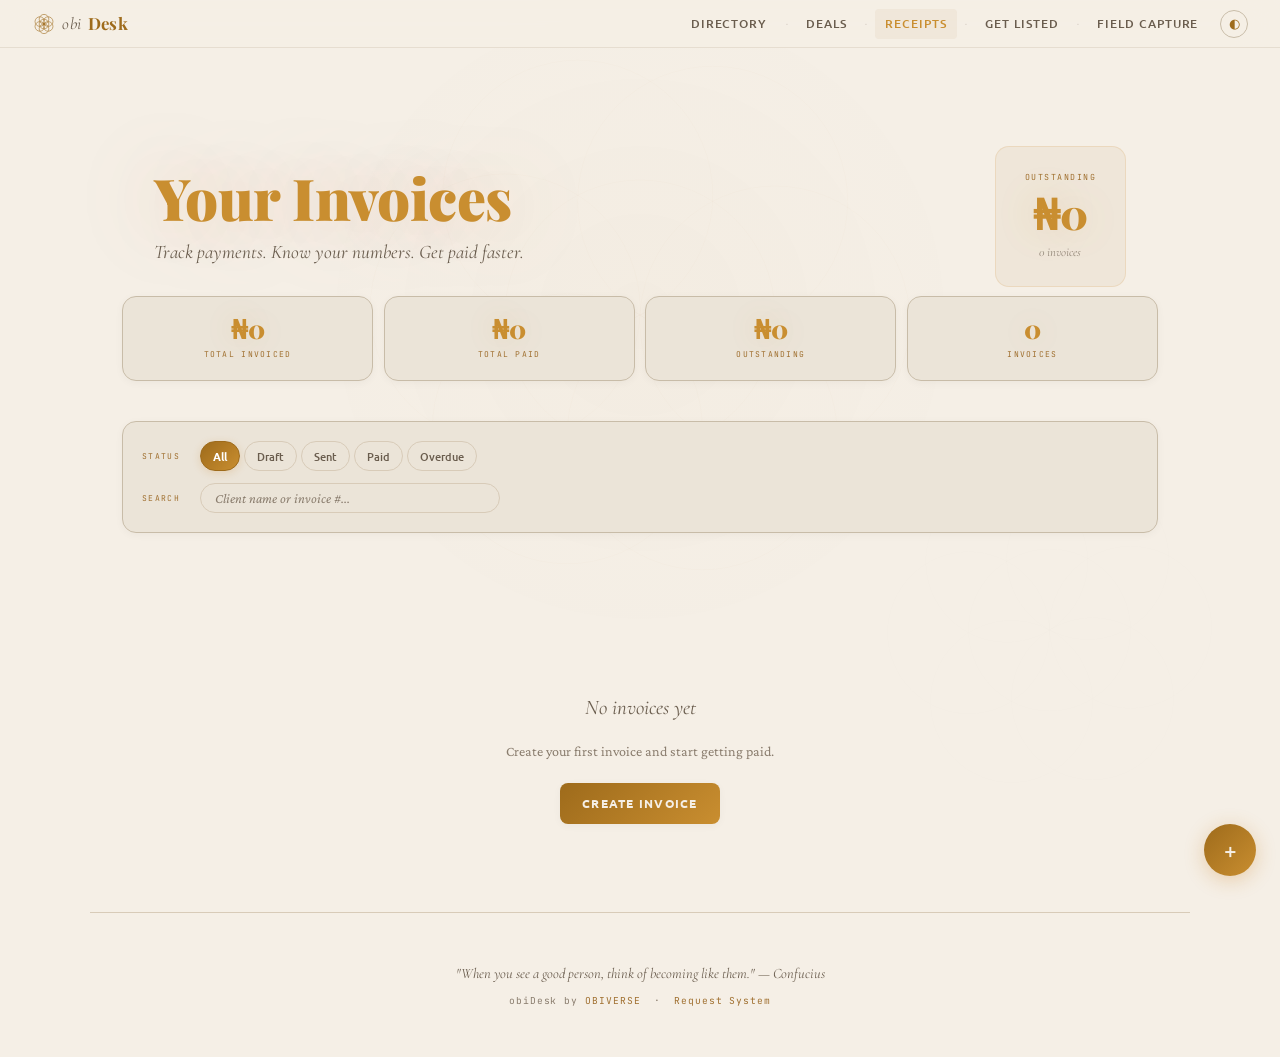
<file: docs/receipts.html>
<!DOCTYPE html>
<html lang="en">
<head>
<meta charset="utf-8">
<meta name="viewport" content="width=device-width, initial-scale=1">
<title>Your Invoices — obiDesk</title>
<meta name="description" content="Track your invoices, payments, and outstanding balances. Free invoice dashboard for Nigerian businesses.">
<meta name="theme-color" content="#c97d1d">
<link rel="manifest" href="manifest.webmanifest">
<link rel="icon" href="icon.svg" type="image/svg+xml">
<meta name="apple-mobile-web-app-capable" content="yes">
<script src="theme.js"></script>
<link rel="preconnect" href="https://fonts.googleapis.com">
<link rel="preconnect" href="https://fonts.gstatic.com" crossorigin>
<link href="https://fonts.googleapis.com/css2?family=Cormorant+Garamond:ital,wght@0,400;0,600;0,700;1,400&family=Crimson+Pro:ital,wght@0,300;0,400;0,600;1,300;1,400&family=JetBrains+Mono:wght@400;500&family=Playfair+Display:ital,wght@0,400;0,700;0,900;1,400&family=Ubuntu:wght@300;400;500;700&display=swap" rel="stylesheet">
<link rel="stylesheet" href="css/base.css">
<link rel="stylesheet" href="css/receipt.css">
</head>
<body>
<canvas id="bg-canvas"></canvas>
<nav class="site-nav" id="site-nav"></nav>

<!-- Hero -->
<section class="hero" style="padding-bottom:1vh;">
  <div class="hero-left">
    <h1>Your Invoices</h1>
    <p class="tagline">Track payments. Know your numbers. Get paid faster.</p>
  </div>
  <div class="hero-right">
    <div class="hero-stat-label">Outstanding</div>
    <div class="hero-stat-value" id="stat-outstanding">&mdash;</div>
    <div class="hero-stat-sub" id="stat-count">loading...</div>
  </div>
</section>

<!-- Dashboard Cards -->
<div class="section reveal" style="padding-top:0;">
  <div class="dash-grid" id="dash-cards">
    <div class="skeleton-card" style="height:90px;"></div>
    <div class="skeleton-card" style="height:90px;"></div>
    <div class="skeleton-card" style="height:90px;"></div>
    <div class="skeleton-card" style="height:90px;"></div>
  </div>
</div>

<!-- Filters -->
<div class="section" style="padding-top:0;">
  <div class="filter-strip">
    <div class="filter-row">
      <span class="filter-label">Status</span>
      <div class="toggle-group" id="status-filters">
        <button class="toggle-pill active" data-value="" onclick="setStatusFilter(this)">All</button>
        <button class="toggle-pill" data-value="draft" onclick="setStatusFilter(this)">Draft</button>
        <button class="toggle-pill" data-value="sent" onclick="setStatusFilter(this)">Sent</button>
        <button class="toggle-pill" data-value="paid" onclick="setStatusFilter(this)">Paid</button>
        <button class="toggle-pill" data-value="overdue" onclick="setStatusFilter(this)">Overdue</button>
      </div>
    </div>
    <div class="filter-row">
      <span class="filter-label">Search</span>
      <input class="filter-search" id="inv-search" placeholder="Client name or invoice #..." oninput="searchInvoices(this.value)">
    </div>
  </div>
</div>

<!-- Invoice List -->
<div class="section">
  <div class="biz-grid" id="invoices-grid">
    <div class="skeleton-card"></div>
    <div class="skeleton-card"></div>
  </div>
  <div id="no-invoices" style="display:none;text-align:center;padding:3rem;">
    <p style="font-family:var(--font-heading);font-size:1.3rem;font-style:italic;color:var(--text-dim);margin-bottom:0.8rem;">No invoices yet</p>
    <p style="font-size:0.88rem;color:var(--text-ghost);margin-bottom:1.2rem;">Create your first invoice and start getting paid.</p>
    <a href="receipt.html" class="obi-btn">Create Invoice</a>
  </div>
</div>

<!-- FAB -->
<a href="receipt.html" class="fab no-print" title="New Invoice">+</a>

<footer class="site-footer" id="site-footer"></footer>

<script src="js/app.js"></script>
<script src="js/library.js"></script>
<script src="js/idb.js"></script>
<script src="js/receipt.js"></script>
<script>initReceiptsPage();</script>
<script src="pwa.js" defer></script>
</body>
</html>
</file>
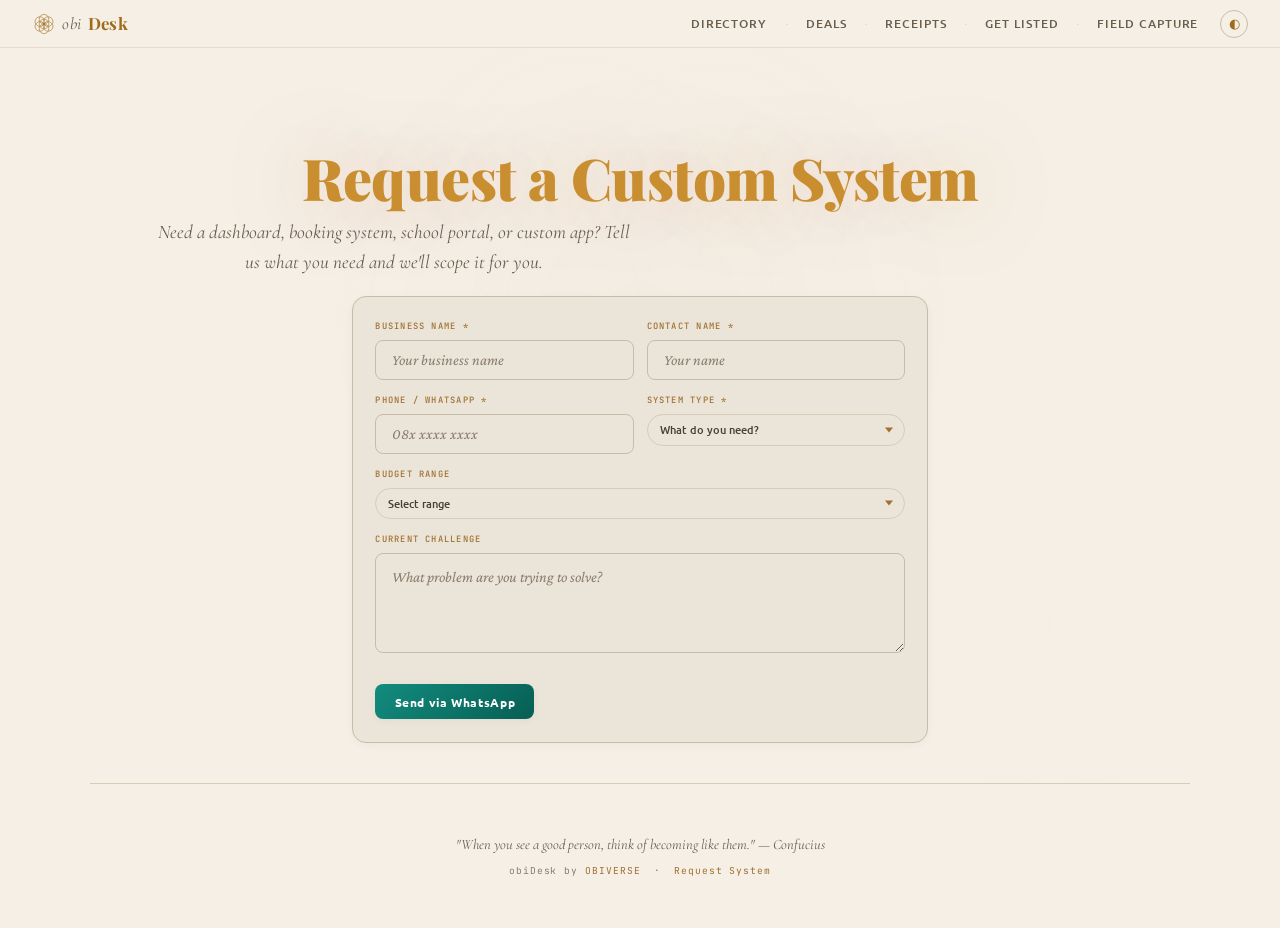
<file: docs/request-system.html>
<!DOCTYPE html>
<html lang="en">
<head>
<meta charset="utf-8">
<meta name="viewport" content="width=device-width, initial-scale=1">
<title>Request a System — obiDesk</title>
<meta name="description" content="Request a custom digital system for your business. Dashboards, forms, portals, apps, and more.">
<meta name="theme-color" content="#c97d1d">
<link rel="manifest" href="manifest.webmanifest">
<link rel="icon" href="icon.svg" type="image/svg+xml">
<meta name="apple-mobile-web-app-capable" content="yes">
<script src="theme.js"></script>
<link rel="preconnect" href="https://fonts.googleapis.com">
<link rel="preconnect" href="https://fonts.gstatic.com" crossorigin>
<link href="https://fonts.googleapis.com/css2?family=Cormorant+Garamond:ital,wght@0,400;0,600;0,700;1,400&family=Crimson+Pro:ital,wght@0,300;0,400;0,600;1,300;1,400&family=JetBrains+Mono:wght@400;500&family=Playfair+Display:ital,wght@0,400;0,700;0,900;1,400&family=Ubuntu:wght@300;400;500;700&display=swap" rel="stylesheet">
<link rel="stylesheet" href="css/base.css">
</head>
<body>
<canvas id="bg-canvas"></canvas>
<nav class="site-nav" id="site-nav"></nav>

<section class="hero" style="grid-template-columns:1fr;text-align:center;padding-bottom:2vh;">
  <div>
    <h1>Request a Custom System</h1>
    <p class="tagline">Need a dashboard, booking system, school portal, or custom app? Tell us what you need and we'll scope it for you.</p>
  </div>
</section>

<div class="section reveal" style="max-width:640px;padding-top:0;">
  <div style="padding:1.4rem;background:var(--bg-elevated);border:1px solid var(--border);border-radius:var(--radius-lg);box-shadow:var(--shadow-card);">

    <div class="form-grid" id="system-form">
      <div>
        <label class="form-label">Business Name *</label>
        <input class="form-input" id="s-bizName" placeholder="Your business name">
      </div>
      <div>
        <label class="form-label">Contact Name *</label>
        <input class="form-input" id="s-contactName" placeholder="Your name">
      </div>
      <div>
        <label class="form-label">Phone / WhatsApp *</label>
        <input class="form-input" id="s-phone" placeholder="08x xxxx xxxx" type="tel">
      </div>
      <div>
        <label class="form-label">System Type *</label>
        <div class="styled-select">
          <select id="s-systemType">
            <option value="">What do you need?</option>
            <option value="Website">Website</option>
            <option value="Mobile App">Mobile App</option>
            <option value="Booking System">Booking System</option>
            <option value="School Portal">School Portal</option>
            <option value="Inventory System">Inventory System</option>
            <option value="CRM / Customer Database">CRM / Customer Database</option>
            <option value="Payment Integration">Payment Integration</option>
            <option value="Dashboard / Reports">Dashboard / Reports</option>
            <option value="Other">Other</option>
          </select>
        </div>
      </div>
      <div class="form-full">
        <label class="form-label">Budget Range</label>
        <div class="styled-select">
          <select id="s-budget">
            <option value="">Select range</option>
            <option value="Under 100k">Under &#8358;100,000</option>
            <option value="100k - 300k">&#8358;100,000 - &#8358;300,000</option>
            <option value="300k - 500k">&#8358;300,000 - &#8358;500,000</option>
            <option value="500k+">&#8358;500,000+</option>
            <option value="Not sure">Not sure yet</option>
          </select>
        </div>
      </div>
      <div class="form-full">
        <label class="form-label">Current Challenge</label>
        <textarea class="form-input" id="s-challenge" placeholder="What problem are you trying to solve?"></textarea>
      </div>
      <div class="form-full" style="display:flex;gap:0.5rem;flex-wrap:wrap;padding-top:0.5rem;">
        <button class="wa-btn" onclick="submitSystem()">Send via WhatsApp</button>
      </div>
    </div>
  </div>
</div>

<footer class="site-footer" id="site-footer"></footer>

<script src="js/app.js"></script>
<script src="js/library.js"></script>
<script src="js/whatsapp.js"></script>
<script src="js/forms.js"></script>
<script>
  renderHeader('request-system');
  renderFooter();

  function submitSystem() {
    var data = gatherFormData('system-form');
    var err = validateRequired(data, ['s-bizName', 's-contactName', 's-phone', 's-systemType']);
    if (err) {
      showFormStatus('system-form', err, true);
      return;
    }
    var msg = buildSystemMessage({
      bizName: data['s-bizName'],
      contactName: data['s-contactName'],
      phone: data['s-phone'],
      systemType: data['s-systemType'],
      budget: data['s-budget'],
      challenge: data['s-challenge']
    });
    openWhatsApp(OBIDESK_WHATSAPP, msg);
    showFormStatus('system-form', 'Opening WhatsApp...', false);
  }
</script>
<script src="pwa.js" defer></script>
</body>
</html>
</file>
<file: docs/css/base.css>
/* ═══════════════════════════════════════════════
   obiDesk Design System — The Epitome
   From signboard to system. Abuja, Nigeria.

   Typography: 5 fonts, each with purpose.
   Surfaces: glass, glow, sacred geometry.
   Motion: staggered reveals, breathing canvas.
   ═══════════════════════════════════════════════ */

:root {
  /* ── Deep palette ─────────────────────────── */
  --bg-deep: #060d18;
  --bg: #0a1628;
  --bg-elevated: #0f1f38;
  --bg-code: #0c1424;
  --surface: #0f1f38;

  --text: #c8b89a;
  --text-dim: #8a7d6a;
  --text-bright: #e8d8b8;
  --text-ghost: #3a5070;

  --gold: #c97d1d;
  --gold-bright: #e8a830;
  --gold-dim: #8b5e1a;
  --gold-glow: rgba(201, 125, 29, 0.12);
  --gold-focus: rgba(201, 125, 29, 0.35);
  --sacred: rgba(201, 125, 29, 0.08);

  --border: #1e3a5c;
  --border-subtle: #162a4a;

  --wa: #25D366;
  --wa-hover: #20bd5a;
  --wa-glow: rgba(37, 211, 102, 0.15);

  /* ── Typography ────────────────────────────── */
  --font-display: 'Playfair Display', 'Palatino', serif;
  --font-heading: 'Cormorant Garamond', 'Palatino', serif;
  --font-body: 'Crimson Pro', 'Georgia', serif;
  --font-ui: 'Ubuntu', system-ui, sans-serif;
  --font-code: 'JetBrains Mono', 'Consolas', monospace;

  /* ── Spacing (golden ratio) ────────────────── */
  --phi-3: 3px; --phi-5: 5px; --phi-8: 8px; --phi-13: 13px;
  --phi-21: 21px; --phi-34: 34px; --phi-55: 55px; --phi-89: 89px;

  /* ── Radius ────────────────────────────────── */
  --radius-sm: 4px;
  --radius-md: 8px;
  --radius-lg: 14px;
  --radius-pill: 99px;

  /* ── Shadows ───────────────────────────────── */
  --shadow-card: 0 2px 8px rgba(0,0,0,0.08);
  --shadow-card-hover: 0 8px 32px rgba(0,0,0,0.16), 0 0 20px rgba(201,125,29,0.06);
  --shadow-glow: 0 0 24px var(--gold-glow);
  --shadow-btn: 0 4px 16px rgba(201,125,29,0.2);
}

/* ── Light theme ─────────────────────────────── */
:root[data-theme="light"] {
  --bg-deep: #f5efe6;
  --bg: #f5efe6;
  --bg-elevated: #ebe4d8;
  --bg-code: #e0d6c6;
  --surface: #ebe4d8;
  --text: #4a4035;
  --text-dim: #6a5d4e;
  --text-bright: #2a2018;
  --text-ghost: #8a7d6e;
  --gold: #9e6b1b;
  --gold-bright: #c98e30;
  --gold-dim: #a07030;
  --gold-glow: rgba(158, 107, 27, 0.06);
  --gold-focus: rgba(158, 107, 27, 0.35);
  --sacred: rgba(158, 107, 27, 0.06);
  --border: #c8bca8;
  --border-subtle: #d8cbb8;
  --wa: #128C7E;
  --wa-hover: #075E54;
  --wa-glow: rgba(18, 140, 126, 0.1);
  --shadow-card: 0 2px 8px rgba(0,0,0,0.04);
  --shadow-card-hover: 0 8px 32px rgba(0,0,0,0.08), 0 0 16px rgba(158,107,27,0.04);
  --shadow-btn: 0 4px 16px rgba(158,107,27,0.15);
}

/* ═══════════════════════════════════════════════
   RESET & BASE
   ═══════════════════════════════════════════════ */
*, *::before, *::after { box-sizing: border-box; margin: 0; padding: 0; }
[hidden] { display: none !important; }

html {
  scroll-behavior: smooth;
  scrollbar-width: thin;
  scrollbar-color: var(--gold-dim) var(--bg);
  overflow-x: hidden;
}
::-webkit-scrollbar { width: 6px; }
::-webkit-scrollbar-track { background: var(--bg); }
::-webkit-scrollbar-thumb { background: var(--gold-dim); border-radius: 3px; }

body {
  font-family: var(--font-body);
  font-size: 17px;
  line-height: 1.75;
  color: var(--text);
  background: var(--bg);
  -webkit-font-smoothing: antialiased;
  -moz-osx-font-smoothing: grayscale;
  overflow-x: hidden;
  min-height: 100vh;
}

::selection { background: var(--gold); color: var(--bg-deep); }

a { color: var(--gold); text-decoration: none; transition: color 0.2s; }
a:hover { color: var(--gold-bright); }
img { max-width: 100%; height: auto; display: block; }

/* ═══════════════════════════════════════════════
   ANIMATIONS
   ═══════════════════════════════════════════════ */
@keyframes fadeUp {
  to { opacity: 1; transform: translateY(0); }
}

@keyframes shimmer {
  to { background-position: -200% 0; }
}

@keyframes pulseGlow {
  0%, 100% { box-shadow: 0 0 0 0 rgba(201,125,29,0); }
  50% { box-shadow: 0 0 10px 3px rgba(201,125,29,0.12); }
}

@keyframes waPulse {
  0%, 100% { box-shadow: 0 0 0 0 rgba(37,211,102,0); }
  50% { box-shadow: 0 0 12px 4px var(--wa-glow); }
}

@keyframes breathe {
  0%, 100% { opacity: 0.4; }
  50% { opacity: 1; }
}

/* ═══════════════════════════════════════════════
   CANVAS & SACRED GEOMETRY
   ═══════════════════════════════════════════════ */
#bg-canvas {
  position: fixed;
  inset: 0;
  z-index: 0;
  pointer-events: none;
}

/* Diamond pattern overlay for sections */
.sacred-bg {
  position: relative;
}
.sacred-bg::before {
  content: '';
  position: absolute;
  inset: 0;
  opacity: 0.025;
  pointer-events: none;
  background-image: url("data:image/svg+xml,%3Csvg xmlns='http://www.w3.org/2000/svg' width='60' height='60'%3E%3Cpath d='M30 0L60 30L30 60L0 30Z' fill='none' stroke='%23c97d1d' stroke-width='.8'/%3E%3C/svg%3E");
  background-repeat: repeat;
}
[data-theme="light"] .sacred-bg::before { opacity: 0.04; filter: brightness(0.5); }

/* Gold divider */
.divider {
  width: 60px;
  height: 2px;
  background: linear-gradient(90deg, transparent, var(--gold), transparent);
  margin: 0 auto var(--phi-21);
}

/* ═══════════════════════════════════════════════
   SKELETON LOADERS
   ═══════════════════════════════════════════════ */
.skeleton-card {
  height: 160px;
  border-radius: var(--radius-lg);
  background: linear-gradient(90deg,
    var(--bg-elevated) 25%,
    rgba(255,255,255,0.03) 50%,
    var(--bg-elevated) 75%);
  background-size: 200% 100%;
  animation: shimmer 1.5s ease-in-out infinite;
  border: 1px solid var(--border);
}

.skeleton-line {
  height: 1em;
  border-radius: var(--radius-sm);
  margin-bottom: 0.5em;
  background: linear-gradient(90deg,
    var(--border) 25%,
    rgba(255,255,255,0.04) 50%,
    var(--border) 75%);
  background-size: 200% 100%;
  animation: shimmer 1.5s ease-in-out infinite;
}

/* ═══════════════════════════════════════════════
   SECTION REVEAL
   ═══════════════════════════════════════════════ */
.reveal {
  opacity: 0;
  transform: translateY(24px);
  transition: opacity 0.7s cubic-bezier(0.16, 1, 0.3, 1), transform 0.7s cubic-bezier(0.16, 1, 0.3, 1);
}
.reveal.revealed {
  opacity: 1;
  transform: translateY(0);
}

/* ═══════════════════════════════════════════════
   SITE NAV — Glass morphism top bar
   ═══════════════════════════════════════════════ */
.site-nav {
  position: sticky;
  top: 0;
  z-index: 50;
  display: flex;
  align-items: center;
  gap: 0.5rem;
  padding: 0.55rem clamp(1rem, 3vw, 2rem);
  background: rgba(10, 22, 40, 0.85);
  backdrop-filter: blur(20px) saturate(1.2);
  -webkit-backdrop-filter: blur(20px) saturate(1.2);
  border-bottom: 1px solid rgba(30, 58, 92, 0.35);
}
[data-theme="light"] .site-nav {
  background: rgba(245, 239, 230, 0.85);
  border-bottom-color: rgba(200, 188, 168, 0.35);
}

.site-nav-brand {
  display: flex;
  align-items: center;
  gap: 0.4rem;
  text-decoration: none;
  margin-right: auto;
  color: var(--gold);
  transition: color 0.2s;
}
.site-nav-brand:hover { color: var(--gold-bright); }

.nav-logo-svg {
  width: 24px;
  height: 24px;
  flex-shrink: 0;
  transition: transform 0.5s ease;
}
.site-nav-brand:hover .nav-logo-svg { transform: rotate(30deg); }

.brand-obi {
  font-family: var(--font-heading);
  font-size: 1.05rem;
  font-weight: 400;
  font-style: italic;
  color: var(--text-dim);
  letter-spacing: 0.02em;
}

.brand-desk {
  font-family: var(--font-display);
  font-size: 1.05rem;
  font-weight: 700;
  color: var(--gold);
  letter-spacing: 0.02em;
}

.site-nav-link {
  font-family: var(--font-ui);
  font-size: 0.72rem;
  font-weight: 500;
  color: var(--text-dim);
  text-decoration: none;
  letter-spacing: 0.08em;
  text-transform: uppercase;
  padding: 0.3rem 0.65rem;
  border-radius: var(--radius-sm);
  transition: all 0.15s ease;
}
.site-nav-link:hover {
  color: var(--gold);
  background: var(--sacred);
}
.site-nav-link.active {
  color: var(--gold-bright);
  background: var(--sacred);
}

.site-nav-sep {
  color: var(--text-ghost);
  font-size: 0.5rem;
  opacity: 0.5;
}

.theme-toggle {
  background: none;
  border: 1px solid var(--border);
  border-radius: 50%;
  width: 28px; height: 28px;
  cursor: pointer;
  color: var(--gold);
  font-size: 13px;
  display: flex; align-items: center; justify-content: center;
  margin-left: 0.2rem;
  transition: border-color 0.3s, color 0.3s, transform 0.3s;
  padding: 0;
}
.theme-toggle:hover { border-color: var(--gold); transform: rotate(180deg); }

/* ═══════════════════════════════════════════════
   HERO — Grand entrance
   ═══════════════════════════════════════════════ */
.hero {
  position: relative;
  display: grid;
  grid-template-columns: 1fr auto;
  align-items: center;
  gap: 2.5rem;
  padding: calc(6vh + 44px) clamp(1.5rem, 5vw, 5rem) 4vh;
  max-width: 1100px;
  margin: 0 auto;
  z-index: 1;
}

.hero-left { text-align: left; }

.hero h1 {
  font-family: var(--font-display);
  font-size: clamp(2.2rem, 5.5vw, 3.6rem);
  font-weight: 900;
  color: var(--gold-bright);
  letter-spacing: -0.01em;
  line-height: 1.08;
  margin-bottom: 0.6rem;
  text-shadow: 0 0 80px rgba(201, 125, 29, 0.35);
  opacity: 0; transform: translateY(20px);
  animation: fadeUp 0.8s 0.15s ease forwards;
}

.hero .tagline {
  font-family: var(--font-heading);
  font-size: clamp(0.95rem, 1.8vw, 1.2rem);
  font-weight: 400;
  font-style: italic;
  color: var(--text-dim);
  max-width: 480px;
  line-height: 1.55;
  opacity: 0; transform: translateY(14px);
  animation: fadeUp 0.8s 0.35s ease forwards;
}

.hero-search-wrap {
  margin-top: 1.6rem;
  opacity: 0; transform: translateY(14px);
  animation: fadeUp 0.8s 0.55s ease forwards;
}

/* Stats panel */
.hero-right {
  display: flex;
  flex-direction: column;
  align-items: center;
  gap: 0.5rem;
  padding: 1.4rem 1.8rem;
  background: var(--sacred);
  border: 1px solid rgba(201, 125, 29, 0.14);
  border-radius: var(--radius-lg);
  opacity: 0;
  animation: fadeUp 0.7s 0.7s ease forwards;
  flex-shrink: 0;
}

.hero-stat-label {
  font-family: var(--font-code);
  font-size: 0.52rem;
  letter-spacing: 0.18em;
  color: var(--gold-dim);
  text-transform: uppercase;
}

.hero-stat-value {
  font-family: var(--font-display);
  font-size: 2.6rem;
  font-weight: 900;
  color: var(--gold-bright);
  line-height: 1;
  text-shadow: 0 0 40px rgba(201, 125, 29, 0.2);
}

.hero-stat-sub {
  font-family: var(--font-heading);
  font-size: 0.78rem;
  font-style: italic;
  color: var(--text-dim);
  opacity: 0.7;
}

/* ═══════════════════════════════════════════════
   SEARCH BAR — Glass input
   ═══════════════════════════════════════════════ */
.search-bar {
  display: flex;
  gap: var(--phi-8);
  max-width: 500px;
}

.search-input {
  flex: 1;
  padding: 0.75rem 1.2rem;
  background: rgba(6, 13, 24, 0.5);
  border: 1px solid var(--border);
  border-radius: var(--radius-md);
  color: var(--text-bright);
  font-family: var(--font-body);
  font-size: 1rem;
  transition: border-color 0.3s, box-shadow 0.3s;
}
[data-theme="light"] .search-input { background: rgba(235, 228, 216, 0.5); }
.search-input:focus {
  outline: none;
  border-color: var(--gold);
  box-shadow: 0 0 0 3px var(--gold-focus), 0 0 20px var(--gold-glow);
}
.search-input::placeholder { color: var(--text-ghost); font-style: italic; }

.search-btn {
  padding: 0.75rem 1.6rem;
  background: var(--gold);
  color: var(--bg-deep);
  font-family: var(--font-ui);
  font-weight: 700;
  font-size: 0.82rem;
  letter-spacing: 0.1em;
  text-transform: uppercase;
  border: none;
  border-radius: var(--radius-md);
  cursor: pointer;
  transition: all 0.2s ease;
}
.search-btn:hover {
  background: var(--gold-bright);
  box-shadow: var(--shadow-btn);
  transform: translateY(-1px);
}
.search-btn:active { transform: scale(0.97); }

/* ═══════════════════════════════════════════════
   SECTIONS
   ═══════════════════════════════════════════════ */
.section {
  position: relative;
  z-index: 1;
  max-width: 1100px;
  margin: 0 auto;
  padding: 2.5rem clamp(1rem, 3vw, 2rem);
}

.section-label {
  font-family: var(--font-code);
  font-size: 0.58rem;
  color: var(--gold-dim);
  letter-spacing: 0.22em;
  text-transform: uppercase;
  margin-bottom: 1.2rem;
}

.section-header {
  display: flex;
  align-items: baseline;
  justify-content: space-between;
  margin-bottom: 1.2rem;
  flex-wrap: wrap;
  gap: var(--phi-8);
}

/* ═══════════════════════════════════════════════
   COMPASS PILLS (Categories)
   ═══════════════════════════════════════════════ */
.compass-strip {
  position: relative;
  z-index: 1;
  padding: 0 0 1rem;
  opacity: 0;
  animation: fadeUp 0.6s 0.5s ease forwards;
}

.compass-scroll {
  display: flex;
  gap: 0.45rem;
  padding: 0.6rem 1.5rem;
  overflow-x: auto;
  scrollbar-width: none;
  justify-content: center;
  flex-wrap: wrap;
  max-width: 1100px;
  margin: 0 auto;
}
.compass-scroll::-webkit-scrollbar { display: none; }

.compass-pill {
  flex-shrink: 0;
  display: flex;
  align-items: center;
  gap: 0.35rem;
  padding: 0.4rem 0.85rem;
  background: var(--bg-elevated);
  border: 1px solid var(--border);
  border-radius: var(--radius-pill);
  text-decoration: none;
  color: inherit;
  transition: border-color 0.4s ease, background 0.4s ease, box-shadow 0.4s ease, transform 0.2s ease;
  cursor: pointer;
}
.compass-pill:hover {
  border-color: rgba(201,125,29,0.25);
  background: var(--sacred);
  transform: translateY(-1px);
}
.compass-pill.active {
  border-color: rgba(201,125,29,0.4);
  background: rgba(201,125,29,0.08);
  box-shadow: 0 0 16px rgba(201,125,29,0.08);
}

.compass-icon { font-size: 0.95rem; line-height: 1; }

.compass-name {
  font-family: var(--font-ui);
  font-size: 0.72rem;
  font-weight: 600;
  color: var(--gold-bright);
  white-space: nowrap;
}

.compass-count {
  font-family: var(--font-code);
  font-size: 0.48rem;
  color: var(--text-dim);
  opacity: 0.4;
  transition: opacity 0.4s;
}
.compass-pill:hover .compass-count { opacity: 0.9; }

/* ═══════════════════════════════════════════════
   AREA CHIPS
   ═══════════════════════════════════════════════ */
.area-scroll {
  display: flex;
  gap: 0.35rem;
  padding: 0.4rem 1.5rem;
  overflow-x: auto;
  scrollbar-width: none;
  max-width: 1100px;
  margin: 0 auto;
}
.area-scroll::-webkit-scrollbar { display: none; }

.area-chip {
  flex-shrink: 0;
  padding: 0.3rem 0.7rem;
  border-radius: var(--radius-pill);
  border: 1px solid var(--border-subtle);
  background: transparent;
  color: var(--text-dim);
  font-family: var(--font-ui);
  font-size: 0.68rem;
  font-weight: 500;
  cursor: pointer;
  transition: all 0.3s ease;
  text-decoration: none;
}
.area-chip:hover, .area-chip.active {
  background: var(--sacred);
  border-color: rgba(201,125,29,0.3);
  color: var(--gold-bright);
  transform: translateY(-1px);
}

/* ═══════════════════════════════════════════════
   BUSINESS CARD — The core surface
   ═══════════════════════════════════════════════ */
.biz-card {
  position: relative;
  background: var(--bg-elevated);
  border: 1px solid var(--border);
  border-radius: var(--radius-lg);
  overflow: hidden;
  cursor: pointer;
  text-decoration: none;
  display: block;
  color: inherit;
  padding: 1.1rem 1.2rem;
  box-shadow: var(--shadow-card);

  opacity: 0;
  transform: translateY(20px);
  transition:
    opacity 0.5s cubic-bezier(0.16, 1, 0.3, 1) var(--reveal-delay, 0s),
    transform 0.5s cubic-bezier(0.16, 1, 0.3, 1) var(--reveal-delay, 0s),
    border-color 0.4s ease,
    box-shadow 0.4s ease;
}

.biz-card.revealed {
  opacity: 1;
  transform: translateY(0);
}

.biz-card:hover {
  border-color: rgba(201,125,29,0.3);
  box-shadow: var(--shadow-card-hover);
  color: inherit;
}

/* Subtle top accent line on featured cards */
.biz-card.featured::before {
  content: '';
  position: absolute;
  top: 0; left: 0; right: 0;
  height: 2px;
  background: linear-gradient(90deg, transparent, var(--gold), transparent);
}

.biz-card-name {
  font-family: var(--font-heading);
  font-size: 1.15rem;
  font-weight: 600;
  color: var(--text-bright);
  margin-bottom: 0.25rem;
  display: flex; align-items: center; gap: 0.4rem;
  line-height: 1.3;
}

.biz-card-tagline {
  font-family: var(--font-body);
  font-size: 0.85rem;
  color: var(--text-dim);
  margin-bottom: 0.7rem;
  line-height: 1.45;
  font-style: italic;
}

.biz-card-meta {
  display: flex; gap: 0.35rem; flex-wrap: wrap;
  margin-bottom: 0.85rem;
}

.biz-card-cta { display: flex; gap: 0.5rem; }

/* ═══════════════════════════════════════════════
   PILLS & BADGES
   ═══════════════════════════════════════════════ */
.pill {
  display: inline-flex;
  align-items: center;
  padding: 0.18rem 0.6rem;
  border-radius: var(--radius-pill);
  border: 1px solid var(--border);
  font-size: 0.62rem;
  color: var(--text);
  font-family: var(--font-ui);
  font-weight: 500;
  letter-spacing: 0.02em;
  transition: border-color 0.2s;
}
.pill:hover { border-color: var(--gold-dim); }

.pill-gold {
  border: none;
  background: var(--gold);
  color: var(--bg-deep);
  font-size: 0.5rem;
  letter-spacing: 0.16em;
  text-transform: uppercase;
  padding: 0.15rem 0.55rem;
  border-radius: var(--radius-sm);
  font-family: var(--font-code);
  font-weight: 600;
}

.badge {
  display: inline-flex;
  align-items: center;
  font-size: 0.52rem;
  padding: 0.12rem 0.45rem;
  border-radius: var(--radius-sm);
  font-weight: 600;
  font-family: var(--font-code);
  letter-spacing: 0.06em;
  text-transform: uppercase;
}
.badge-unverified { background: rgba(100,100,100,0.1); color: var(--text-ghost); }
.badge-field { background: rgba(59,130,246,0.1); color: #60a5fa; }
.badge-claimed { background: rgba(245,158,11,0.1); color: #f59e0b; }
.badge-verified { background: rgba(34,197,94,0.1); color: #22c55e; animation: pulseGlow 3s ease-in-out infinite; }

/* ═══════════════════════════════════════════════
   BUTTONS — Crafted surfaces
   ═══════════════════════════════════════════════ */

/* Primary: gold fill */
.obi-btn {
  display: inline-flex;
  align-items: center;
  justify-content: center;
  gap: 0.4rem;
  padding: 0.6rem 1.4rem;
  background: linear-gradient(135deg, var(--gold) 0%, var(--gold-bright) 100%);
  color: var(--bg-deep);
  font-family: var(--font-ui);
  font-weight: 700;
  font-size: 0.78rem;
  letter-spacing: 0.1em;
  text-transform: uppercase;
  border: none;
  border-radius: var(--radius-md);
  cursor: pointer;
  transition: all 0.2s ease;
  text-decoration: none;
  box-shadow: var(--shadow-card);
}
.obi-btn:hover {
  color: var(--bg-deep);
  box-shadow: var(--shadow-btn);
  transform: translateY(-2px);
  filter: brightness(1.1);
}
.obi-btn:active { transform: translateY(0) scale(0.97); }

/* Outline */
.obi-btn-outline {
  display: inline-flex;
  align-items: center;
  justify-content: center;
  gap: 0.4rem;
  padding: 0.6rem 1.4rem;
  background: transparent;
  color: var(--text-dim);
  font-family: var(--font-ui);
  font-weight: 600;
  font-size: 0.78rem;
  letter-spacing: 0.1em;
  text-transform: uppercase;
  border: 1px solid var(--border);
  border-radius: var(--radius-md);
  cursor: pointer;
  transition: all 0.3s ease;
  text-decoration: none;
}
.obi-btn-outline:hover {
  border-color: var(--gold);
  color: var(--gold);
  background: var(--sacred);
  box-shadow: 0 0 16px var(--gold-glow);
}
.obi-btn-outline:active { transform: scale(0.97); }

/* WhatsApp: the most important button */
.wa-btn {
  display: inline-flex;
  align-items: center;
  justify-content: center;
  gap: 0.4rem;
  padding: 0.6rem 1.2rem;
  background: linear-gradient(135deg, var(--wa) 0%, var(--wa-hover) 100%);
  color: #fff;
  font-family: var(--font-ui);
  font-weight: 700;
  font-size: 0.78rem;
  letter-spacing: 0.05em;
  border: none;
  border-radius: var(--radius-md);
  cursor: pointer;
  transition: all 0.2s ease;
  text-decoration: none;
  box-shadow: var(--shadow-card);
}
.wa-btn:hover {
  color: #fff;
  box-shadow: 0 6px 20px var(--wa-glow);
  transform: translateY(-2px);
  filter: brightness(1.1);
}
.wa-btn:active { transform: translateY(0) scale(0.97); }
.wa-btn-sm { padding: 0.4rem 0.75rem; font-size: 0.68rem; }

/* Profile action buttons */
.cta-btn {
  display: inline-flex;
  align-items: center;
  gap: 0.35rem;
  padding: 0.5rem 0.9rem;
  border-radius: var(--radius-md);
  border: 1px solid var(--border);
  background: var(--bg-elevated);
  color: var(--text-bright);
  font-family: var(--font-ui);
  font-weight: 500;
  font-size: 0.72rem;
  letter-spacing: 0.04em;
  cursor: pointer;
  transition: all 0.3s ease;
  text-decoration: none;
}
.cta-btn:hover {
  border-color: rgba(201,125,29,0.35);
  color: var(--gold);
  background: var(--sacred);
  box-shadow: 0 2px 12px var(--gold-glow);
  transform: translateY(-1px);
}
.cta-btn:active { transform: scale(0.97); }

.cta-row { display: flex; gap: 0.5rem; flex-wrap: wrap; }

/* ═══════════════════════════════════════════════
   BIZ GRID
   ═══════════════════════════════════════════════ */
.biz-grid {
  display: grid;
  grid-template-columns: repeat(auto-fill, minmax(300px, 1fr));
  gap: 0.65rem;
}

/* ═══════════════════════════════════════════════
   PROFILE PAGE
   ═══════════════════════════════════════════════ */
.profile-header {
  padding: 2.5rem 0 1.5rem;
  border-bottom: 1px solid var(--border);
  margin-bottom: 2rem;
}
.profile-name {
  font-family: var(--font-display);
  font-size: clamp(1.8rem, 4vw, 2.6rem);
  font-weight: 900;
  color: var(--gold-bright);
  margin-bottom: 0.4rem;
  text-shadow: 0 0 60px rgba(201, 125, 29, 0.25);
  display: flex; align-items: center; gap: 0.5rem; flex-wrap: wrap;
  line-height: 1.15;
}
.profile-tagline {
  font-family: var(--font-heading);
  font-size: 1.1rem;
  font-style: italic;
  color: var(--text-dim);
  margin-bottom: 1rem;
}
.profile-meta {
  display: flex; gap: 0.4rem; flex-wrap: wrap;
  margin-bottom: 1.4rem;
}

.service-list { display: flex; gap: 0.35rem; flex-wrap: wrap; }

.detail-section { margin-bottom: 2rem; }
.detail-label {
  font-family: var(--font-code);
  font-size: 0.58rem;
  color: var(--gold-dim);
  letter-spacing: 0.18em;
  text-transform: uppercase;
  margin-bottom: 0.7rem;
}
.detail-body {
  font-size: 1rem;
  color: var(--text);
  line-height: 1.85;
}

/* ═══════════════════════════════════════════════
   PRICING — Premium surfaces
   ═══════════════════════════════════════════════ */
.pricing-grid {
  display: grid;
  grid-template-columns: repeat(auto-fit, minmax(230px, 1fr));
  gap: 0.65rem;
}

.pricing-card {
  padding: 1.4rem;
  border-radius: var(--radius-lg);
  border: 1px solid var(--border);
  background: var(--bg-elevated);
  position: relative;
  overflow: hidden;
  transition: all 0.4s cubic-bezier(0.16, 1, 0.3, 1);
  box-shadow: var(--shadow-card);
}
.pricing-card:hover {
  border-color: rgba(201,125,29,0.25);
  box-shadow: var(--shadow-card-hover);
  transform: translateY(-3px);
}
.pricing-card.featured {
  border-color: rgba(201,125,29,0.4);
  background: linear-gradient(165deg, var(--bg-elevated) 0%, rgba(201,125,29,0.06) 100%);
}
.pricing-card.featured::before {
  content: '';
  position: absolute;
  top: 0; left: 0; right: 0;
  height: 2px;
  background: linear-gradient(90deg, transparent, var(--gold), transparent);
}

.pricing-title {
  font-family: var(--font-heading);
  font-size: 1.05rem;
  font-weight: 600;
  color: var(--text-bright);
  margin-bottom: 0.5rem;
}

.price {
  font-family: var(--font-display);
  font-size: 2rem;
  font-weight: 900;
  color: var(--gold-bright);
  line-height: 1;
  text-shadow: 0 0 40px rgba(201, 125, 29, 0.18);
}
.price-label {
  font-family: var(--font-ui);
  font-size: 0.65rem;
  color: var(--text-dim);
  letter-spacing: 0.04em;
  margin-bottom: 0.9rem;
}

.feature-list { list-style: none; padding: 0; }
.feature-list li {
  font-family: var(--font-body);
  font-size: 0.85rem;
  color: var(--text);
  line-height: 2;
  padding-left: 1.1rem;
  position: relative;
}
.feature-list li::before {
  content: '';
  position: absolute;
  left: 0;
  top: 0.7em;
  width: 5px;
  height: 5px;
  background: var(--gold);
  border-radius: 50%;
}

/* ═══════════════════════════════════════════════
   STEPS — How it works
   ═══════════════════════════════════════════════ */
.steps-grid {
  display: grid;
  grid-template-columns: repeat(3, 1fr);
  gap: 0.65rem;
}

.step-card {
  padding: 1.4rem;
  border-radius: var(--radius-lg);
  border: 1px solid var(--border);
  background: var(--bg-elevated);
  position: relative;
  overflow: hidden;
  transition: border-color 0.4s ease, box-shadow 0.4s ease, transform 0.3s ease;
  box-shadow: var(--shadow-card);
}
.step-card:hover {
  border-color: rgba(201,125,29,0.25);
  box-shadow: var(--shadow-card-hover);
  transform: translateY(-2px);
}

.step-num {
  font-family: var(--font-display);
  font-size: 2.8rem;
  font-weight: 900;
  color: var(--border);
  line-height: 1;
  margin-bottom: 0.5rem;
  opacity: 0.5;
}

.step-title {
  font-family: var(--font-heading);
  font-size: 1.05rem;
  font-weight: 600;
  color: var(--text-bright);
  margin-bottom: 0.35rem;
}
.step-desc {
  font-family: var(--font-body);
  font-size: 0.88rem;
  color: var(--text-dim);
  line-height: 1.6;
}

/* ═══════════════════════════════════════════════
   FORMS — Refined glass inputs
   ═══════════════════════════════════════════════ */
.form-grid {
  display: grid;
  grid-template-columns: 1fr 1fr;
  gap: var(--phi-13);
}
.form-full { grid-column: 1 / -1; }

.form-label {
  display: block;
  font-family: var(--font-code);
  font-size: 0.55rem;
  font-weight: 500;
  letter-spacing: 0.14em;
  color: var(--gold-dim);
  text-transform: uppercase;
  margin-bottom: 0.35rem;
}

.form-input {
  width: 100%;
  padding: 0.65rem 1rem;
  background: rgba(6, 13, 24, 0.4);
  border: 1px solid var(--border);
  border-radius: var(--radius-md);
  color: var(--text-bright);
  font-family: var(--font-body);
  font-size: 0.95rem;
  transition: border-color 0.3s, box-shadow 0.3s;
}
[data-theme="light"] .form-input { background: rgba(235, 228, 216, 0.4); }
.form-input:focus {
  outline: none;
  border-color: var(--gold);
  box-shadow: 0 0 0 3px var(--gold-focus), 0 0 16px var(--gold-glow);
}
.form-input::placeholder { color: var(--text-ghost); font-style: italic; }
select.form-input {
  appearance: none;
  cursor: pointer;
  background-image: url("data:image/svg+xml,%3Csvg xmlns='http://www.w3.org/2000/svg' width='12' height='12'%3E%3Cpath d='M2 4l4 4 4-4' fill='none' stroke='%23c97d1d' stroke-width='1.5'/%3E%3C/svg%3E");
  background-repeat: no-repeat;
  background-position: right 12px center;
  padding-right: 32px;
}
textarea.form-input { min-height: 100px; resize: vertical; line-height: 1.6; }

.form-status {
  font-size: 0.78rem;
  padding: 0.6rem 1rem;
  border-radius: var(--radius-md);
  margin-top: 0.6rem;
  font-family: var(--font-ui);
  font-weight: 500;
}
.form-status-ok { background: rgba(34,197,94,0.06); color: #22c55e; border: 1px solid rgba(34,197,94,0.15); }
.form-status-err { background: rgba(239,68,68,0.06); color: #ef4444; border: 1px solid rgba(239,68,68,0.15); }

/* ═══════════════════════════════════════════════
   FILTER STRIP — Toggle pills, not dropdowns
   Think Paystack/Kuda: clean, tactile, modern.
   ═══════════════════════════════════════════════ */
.filter-strip {
  display: flex;
  flex-direction: column;
  gap: 0.75rem;
  margin-bottom: 1.8rem;
  padding: 1.2rem;
  background: var(--bg-elevated);
  border: 1px solid var(--border);
  border-radius: var(--radius-lg);
  box-shadow: var(--shadow-card);
}

.filter-row {
  display: flex;
  align-items: center;
  gap: 0.5rem;
  flex-wrap: wrap;
}

.filter-label {
  font-family: var(--font-code);
  font-size: 0.5rem;
  color: var(--gold-dim);
  letter-spacing: 0.16em;
  text-transform: uppercase;
  min-width: 50px;
  flex-shrink: 0;
}

/* Toggle pills — replace dropdowns for small option sets */
.toggle-group {
  display: flex;
  gap: 0.25rem;
  flex-wrap: wrap;
}

.toggle-pill {
  padding: 0.35rem 0.75rem;
  border-radius: var(--radius-pill);
  border: 1px solid var(--border-subtle);
  background: transparent;
  color: var(--text-dim);
  font-family: var(--font-ui);
  font-size: 0.68rem;
  font-weight: 500;
  cursor: pointer;
  transition: all 0.25s cubic-bezier(0.16, 1, 0.3, 1);
  white-space: nowrap;
  user-select: none;
  -webkit-user-select: none;
}
.toggle-pill:hover {
  border-color: rgba(201,125,29,0.25);
  color: var(--text);
  background: rgba(201,125,29,0.04);
}
.toggle-pill.active {
  border-color: var(--gold);
  color: var(--bg-deep);
  background: linear-gradient(135deg, var(--gold) 0%, var(--gold-bright) 100%);
  box-shadow: 0 2px 8px rgba(201,125,29,0.2);
  font-weight: 700;
}
[data-theme="light"] .toggle-pill.active {
  color: #fff;
}

/* Mystery pill gets purple when active */
.toggle-pill[data-value="mystery"].active {
  background: linear-gradient(135deg, #7c3aed 0%, #a855f7 100%);
  border-color: #7c3aed;
  box-shadow: 0 2px 8px rgba(124,58,237,0.2);
}

/* Styled select — for area (too many options for pills) */
.styled-select {
  position: relative;
  min-width: 140px;
}
.styled-select select {
  width: 100%;
  padding: 0.4rem 2rem 0.4rem 0.75rem;
  background: transparent;
  border: 1px solid var(--border-subtle);
  border-radius: var(--radius-pill);
  color: var(--text);
  font-family: var(--font-ui);
  font-size: 0.68rem;
  font-weight: 500;
  cursor: pointer;
  appearance: none;
  -webkit-appearance: none;
  transition: all 0.25s ease;
  outline: none;
}
.styled-select select:hover {
  border-color: rgba(201,125,29,0.25);
}
.styled-select select:focus {
  border-color: var(--gold);
  box-shadow: 0 0 0 2px var(--gold-focus);
}
.styled-select::after {
  content: '';
  position: absolute;
  right: 0.7rem;
  top: 50%;
  transform: translateY(-50%);
  width: 0;
  height: 0;
  border-left: 4px solid transparent;
  border-right: 4px solid transparent;
  border-top: 5px solid var(--gold-dim);
  pointer-events: none;
  transition: border-color 0.2s;
}
.styled-select:hover::after { border-top-color: var(--gold); }

/* Search within filter strip */
.filter-search {
  flex: 1;
  min-width: 160px;
  max-width: 300px;
  padding: 0.4rem 0.85rem;
  background: rgba(6, 13, 24, 0.3);
  border: 1px solid var(--border-subtle);
  border-radius: var(--radius-pill);
  color: var(--text-bright);
  font-family: var(--font-body);
  font-size: 0.85rem;
  transition: border-color 0.3s, box-shadow 0.3s;
  outline: none;
}
[data-theme="light"] .filter-search { background: rgba(235, 228, 216, 0.3); }
.filter-search:focus {
  border-color: var(--gold);
  box-shadow: 0 0 0 2px var(--gold-focus);
}
.filter-search::placeholder { color: var(--text-ghost); font-style: italic; }

/* Clear button */
.filter-clear {
  padding: 0.3rem 0.6rem;
  border-radius: var(--radius-pill);
  border: 1px solid transparent;
  background: transparent;
  color: var(--text-ghost);
  font-family: var(--font-code);
  font-size: 0.52rem;
  letter-spacing: 0.08em;
  text-transform: uppercase;
  cursor: pointer;
  transition: all 0.2s;
}
.filter-clear:hover {
  color: var(--gold);
  border-color: var(--border-subtle);
}

/* Legacy compat */
.filter-bar {
  display: flex; gap: 0.5rem; flex-wrap: wrap;
  align-items: center;
  margin-bottom: 1.4rem;
}
.filter-bar select { max-width: 200px; }

/* ═══════════════════════════════════════════════
   FOOTER — Cultural, intimate
   ═══════════════════════════════════════════════ */
.site-footer {
  position: relative;
  z-index: 1;
  text-align: center;
  padding: 3rem 2rem;
  font-family: var(--font-heading);
  font-size: 0.9rem;
  font-style: italic;
  color: var(--text-dim);
  border-top: 1px solid var(--border-subtle);
  max-width: 1100px;
  margin: 0 auto;
}
.site-footer a { color: var(--gold-dim); transition: color 0.2s; }
.site-footer a:hover { color: var(--gold); }

/* ═══════════════════════════════════════════════
   MOBILE NAV — Hamburger + slide drawer
   Drawer is always in DOM but off-screen via
   transform. No display:none ↔ flex transition
   issues. Visibility controlled purely by
   transform + pointer-events.
   ═══════════════════════════════════════════════ */
.nav-burger {
  display: none;
  background: none;
  border: 1px solid var(--border);
  border-radius: var(--radius-md);
  color: var(--gold);
  cursor: pointer;
  padding: 0.5rem;
  line-height: 1;
  margin-left: auto;
  transition: color 0.2s, border-color 0.2s;
  align-items: center;
  justify-content: center;
  width: 38px;
  height: 34px;
}
.nav-burger:hover { color: var(--gold-bright); border-color: var(--gold); }

/* Drawer — always flex, pushed off-screen by default */
.nav-drawer {
  position: fixed;
  top: 0; right: 0; bottom: 0;
  width: 270px;
  z-index: 100;
  background: var(--bg-elevated);
  border-left: 1px solid var(--border);
  box-shadow: -8px 0 32px rgba(0,0,0,0.3);
  padding: 1.2rem 1rem;
  display: flex;
  flex-direction: column;
  gap: 0.15rem;
  overflow-y: auto;
  transform: translateX(100%);
  transition: transform 0.35s cubic-bezier(0.16, 1, 0.3, 1);
  pointer-events: none;
  visibility: hidden;
}
[data-theme="light"] .nav-drawer {
  box-shadow: -8px 0 32px rgba(0,0,0,0.1);
}
.nav-drawer.open {
  transform: translateX(0);
  pointer-events: auto;
  visibility: visible;
}

.nav-drawer-close {
  align-self: flex-end;
  background: none;
  border: none;
  color: var(--text-dim);
  font-size: 1.5rem;
  cursor: pointer;
  padding: 0.3rem 0.5rem;
  margin-bottom: 0.3rem;
  transition: color 0.2s;
  line-height: 1;
}
.nav-drawer-close:hover { color: var(--gold); }

.nav-drawer-link {
  display: flex;
  align-items: center;
  gap: 0.6rem;
  padding: 0.65rem 0.8rem;
  border-radius: var(--radius-md);
  color: var(--text);
  font-family: var(--font-ui);
  font-size: 0.9rem;
  font-weight: 500;
  text-decoration: none;
  transition: all 0.15s;
}
.nav-drawer-link:hover {
  background: var(--sacred);
  color: var(--gold);
}
.nav-drawer-link.active {
  background: rgba(201,125,29,0.1);
  color: var(--gold-bright);
  font-weight: 700;
}
.nav-drawer-link .drawer-icon {
  font-size: 1.1rem;
  width: 1.5rem;
  text-align: center;
  flex-shrink: 0;
}

.nav-drawer-divider {
  height: 1px;
  background: var(--border);
  margin: 0.4rem 0;
}

/* Backdrop — always in DOM, visibility controlled by class */
.nav-backdrop {
  position: fixed;
  inset: 0;
  z-index: 99;
  background: rgba(6,13,24,0.6);
  backdrop-filter: blur(4px);
  -webkit-backdrop-filter: blur(4px);
  pointer-events: none;
  opacity: 0;
  visibility: hidden;
  transition: opacity 0.3s, visibility 0.3s;
}
.nav-backdrop.open {
  opacity: 1;
  pointer-events: auto;
  visibility: visible;
}

/* ═══════════════════════════════════════════════
   RESPONSIVE
   ═══════════════════════════════════════════════ */
@media (max-width: 768px) {
  .hero {
    grid-template-columns: 1fr;
    padding: calc(4vh + 40px) 1.5rem 2vh;
    text-align: center;
  }
  .hero-left { text-align: center; }
  .hero .tagline { max-width: none; margin-left: auto; margin-right: auto; }
  .hero-search-wrap .search-bar { max-width: none; }
  .hero-right { margin: 0 auto; }
  .steps-grid { grid-template-columns: 1fr; }
  .pricing-grid { grid-template-columns: 1fr; }
  .form-grid { grid-template-columns: 1fr; }
  .profile-name { font-size: 1.6rem; }

  /* Hide desktop nav, show burger */
  .site-nav-link { display: none; }
  .site-nav-sep { display: none; }
  .desktop-only { display: none; }
  .nav-burger { display: flex; align-items: center; justify-content: center; }
}

@media (min-width: 769px) {
  /* On desktop, hide drawer and backdrop completely */
  .nav-drawer { display: none !important; }
  .nav-backdrop { display: none !important; }
  .nav-burger { display: none !important; }
}

@media (max-width: 480px) {
  .biz-grid { grid-template-columns: 1fr; }
  .compass-scroll { padding: 0.4rem 0.8rem; }
  body { font-size: 16px; }
  .filter-strip { padding: 0.8rem; }
  .toggle-pill { padding: 0.3rem 0.6rem; font-size: 0.62rem; }
  .nav-drawer { width: 80vw; }
}
</file>
<file: docs/css/receipt.css>
/* ═══════════════════════════════════════════════
   obiReceipt — Invoice Layout + Print Styles
   The invoice card is always white — it's a document.
   ═══════════════════════════════════════════════ */

/* ── Split Screen Layout ─────────────────────── */
.receipt-layout {
  display: grid;
  grid-template-columns: 1fr 1fr;
  gap: 1.5rem;
  max-width: 1200px;
  margin: 0 auto;
  padding: 1.5rem clamp(1rem, 3vw, 2rem);
  position: relative;
  z-index: 1;
  align-items: start;
}

.receipt-form-panel {
  padding: 1.4rem;
  background: var(--bg-elevated);
  border: 1px solid var(--border);
  border-radius: var(--radius-lg);
  box-shadow: var(--shadow-card);
}

.receipt-preview-panel {
  position: sticky;
  top: 56px;
  max-height: calc(100vh - 64px);
  overflow-y: auto;
  scrollbar-width: thin;
  scrollbar-color: var(--gold-dim) transparent;
}

/* ── Form Sections ───────────────────────────── */
.receipt-section {
  margin-bottom: 1.2rem;
}

.receipt-section-title {
  font-family: var(--font-code);
  font-size: 0.55rem;
  color: var(--gold-dim);
  letter-spacing: 0.18em;
  text-transform: uppercase;
  margin-bottom: 0.7rem;
  cursor: pointer;
  user-select: none;
}

/* ── Line Item Editor ────────────────────────── */
.line-items-wrap {
  display: flex;
  flex-direction: column;
  gap: 0.5rem;
}

.line-item-row {
  display: grid;
  grid-template-columns: 2fr 0.7fr 1fr 1fr auto;
  gap: 0.4rem;
  align-items: end;
}

.line-item-row .form-input {
  padding: 0.45rem 0.6rem;
  font-size: 0.82rem;
}

.line-item-total {
  font-family: var(--font-ui);
  font-size: 0.78rem;
  font-weight: 600;
  color: var(--text-bright);
  padding: 0.45rem 0;
  text-align: right;
  white-space: nowrap;
}

.line-item-remove {
  background: none;
  border: none;
  color: var(--text-ghost);
  font-size: 1rem;
  cursor: pointer;
  padding: 0.3rem;
  line-height: 1;
  transition: color 0.2s;
  border-radius: 50%;
}
.line-item-remove:hover { color: #ef4444; }

.line-item-add {
  display: inline-flex;
  align-items: center;
  gap: 0.3rem;
  padding: 0.4rem 0.8rem;
  border: 1px dashed var(--border);
  border-radius: var(--radius-md);
  background: transparent;
  color: var(--text-dim);
  font-family: var(--font-ui);
  font-size: 0.72rem;
  cursor: pointer;
  transition: all 0.2s;
  margin-top: 0.3rem;
}
.line-item-add:hover {
  border-color: var(--gold);
  color: var(--gold);
  background: var(--sacred);
}

/* ── Line item labels (mobile) ───────────────── */
.line-item-labels {
  display: none;
}

/* ── Totals Summary ──────────────────────────── */
.totals-row {
  display: flex;
  justify-content: space-between;
  align-items: center;
  padding: 0.25rem 0;
  font-family: var(--font-ui);
  font-size: 0.82rem;
  color: var(--text-dim);
}
.totals-row.total-final {
  border-top: 1px solid var(--border);
  margin-top: 0.4rem;
  padding-top: 0.6rem;
  font-size: 1rem;
  font-weight: 700;
  color: var(--gold-bright);
}

/* ── VAT/Discount Controls ───────────────────── */
.tax-row {
  display: flex;
  align-items: center;
  gap: 0.6rem;
  margin-top: 0.5rem;
}

.toggle-switch {
  position: relative;
  width: 36px;
  height: 20px;
  flex-shrink: 0;
}
.toggle-switch input {
  opacity: 0;
  width: 0;
  height: 0;
}
.toggle-track {
  position: absolute;
  inset: 0;
  background: var(--border);
  border-radius: 10px;
  cursor: pointer;
  transition: background 0.3s;
}
.toggle-track::after {
  content: '';
  position: absolute;
  top: 2px;
  left: 2px;
  width: 16px;
  height: 16px;
  background: var(--text-dim);
  border-radius: 50%;
  transition: transform 0.3s, background 0.3s;
}
.toggle-switch input:checked + .toggle-track {
  background: var(--gold);
}
.toggle-switch input:checked + .toggle-track::after {
  transform: translateX(16px);
  background: var(--bg-deep);
}

.tax-label {
  font-family: var(--font-ui);
  font-size: 0.72rem;
  color: var(--text-dim);
}

/* ── Receipt Actions Bar ─────────────────────── */
.receipt-actions {
  display: flex;
  gap: 0.5rem;
  flex-wrap: wrap;
  margin-top: 1.2rem;
  padding-top: 1rem;
  border-top: 1px solid var(--border);
}

/* ── Mobile Tabs ─────────────────────────────── */
.receipt-tabs {
  display: none;
  position: sticky;
  top: 46px;
  z-index: 40;
  background: var(--bg);
  border-bottom: 1px solid var(--border);
  padding: 0.5rem 1rem;
  gap: 0.4rem;
}

.receipt-tab {
  flex: 1;
  padding: 0.45rem;
  border: 1px solid var(--border);
  border-radius: var(--radius-md);
  background: transparent;
  color: var(--text-dim);
  font-family: var(--font-ui);
  font-size: 0.72rem;
  font-weight: 600;
  cursor: pointer;
  text-align: center;
  transition: all 0.2s;
}
.receipt-tab.active {
  background: var(--gold);
  border-color: var(--gold);
  color: var(--bg-deep);
}

/* ═══════════════════════════════════════════════
   INVOICE DOCUMENT — Always white, always clean
   This is a printable document, not themed UI.
   ═══════════════════════════════════════════════ */
.invoice-card {
  background: #fff;
  color: #1a1a1a;
  padding: 2.5rem;
  border-radius: var(--radius-lg);
  box-shadow: var(--shadow-card-hover);
  font-family: 'Crimson Pro', Georgia, serif;
  font-size: 14px;
  line-height: 1.6;
}

.inv-header {
  display: flex;
  justify-content: space-between;
  align-items: flex-start;
  margin-bottom: 2rem;
  padding-bottom: 1.2rem;
  border-bottom: 2px solid #c97d1d;
}

.inv-biz-name {
  font-family: 'Playfair Display', Palatino, serif;
  font-size: 1.4rem;
  font-weight: 700;
  color: #1a1a1a;
  margin-bottom: 0.2rem;
}

.inv-biz-info {
  font-size: 0.78rem;
  color: #666;
  line-height: 1.5;
}

.inv-meta {
  text-align: right;
}

.inv-invoice-label {
  font-family: 'JetBrains Mono', Consolas, monospace;
  font-size: 0.55rem;
  letter-spacing: 0.16em;
  text-transform: uppercase;
  color: #999;
  margin-bottom: 0.2rem;
}

.inv-invoice-number {
  font-family: 'JetBrains Mono', Consolas, monospace;
  font-size: 1rem;
  font-weight: 600;
  color: #c97d1d;
  margin-bottom: 0.3rem;
}

.inv-date {
  font-size: 0.78rem;
  color: #666;
}

/* Bill To */
.inv-client-section {
  margin-bottom: 1.5rem;
}

.inv-section-label {
  font-family: 'JetBrains Mono', Consolas, monospace;
  font-size: 0.52rem;
  letter-spacing: 0.16em;
  text-transform: uppercase;
  color: #999;
  margin-bottom: 0.4rem;
}

.inv-client-name {
  font-family: 'Cormorant Garamond', Palatino, serif;
  font-size: 1.1rem;
  font-weight: 600;
  color: #1a1a1a;
}

.inv-client-info {
  font-size: 0.78rem;
  color: #666;
}

/* Items Table */
.inv-table {
  width: 100%;
  border-collapse: collapse;
  margin-bottom: 1rem;
}

.inv-table thead {
  border-bottom: 1px solid #e0d8cc;
}

.inv-table th {
  font-family: 'JetBrains Mono', Consolas, monospace;
  font-size: 0.52rem;
  letter-spacing: 0.14em;
  text-transform: uppercase;
  color: #999;
  padding: 0.5rem 0;
  text-align: left;
}
.inv-table th:nth-child(2),
.inv-table th:nth-child(3),
.inv-table th:nth-child(4) { text-align: right; }

.inv-table td {
  padding: 0.5rem 0;
  border-bottom: 1px solid #f0ece4;
  vertical-align: top;
}
.inv-table td:nth-child(2),
.inv-table td:nth-child(3),
.inv-table td:nth-child(4) {
  text-align: right;
  font-family: 'Ubuntu', system-ui, sans-serif;
  font-size: 0.85rem;
}

.inv-table td:first-child {
  font-size: 0.88rem;
}

/* Totals */
.inv-totals {
  display: flex;
  flex-direction: column;
  align-items: flex-end;
  margin-bottom: 1.5rem;
}

.inv-totals-row {
  display: flex;
  justify-content: space-between;
  width: 220px;
  padding: 0.25rem 0;
  font-size: 0.85rem;
  color: #666;
}

.inv-totals-row.final {
  border-top: 2px solid #c97d1d;
  margin-top: 0.3rem;
  padding-top: 0.5rem;
  color: #1a1a1a;
}

.inv-total-amount {
  font-family: 'Playfair Display', Palatino, serif;
  font-size: 1.5rem;
  font-weight: 900;
  color: #c97d1d;
}

/* Bank Details */
.inv-bank {
  background: #f8f5f0;
  border-radius: 8px;
  padding: 1rem;
  margin-bottom: 1rem;
}

.inv-bank-title {
  font-family: 'JetBrains Mono', Consolas, monospace;
  font-size: 0.52rem;
  letter-spacing: 0.14em;
  text-transform: uppercase;
  color: #999;
  margin-bottom: 0.5rem;
}

.inv-bank-detail {
  font-size: 0.88rem;
  color: #333;
  line-height: 1.8;
}

.inv-bank-detail strong {
  color: #1a1a1a;
  font-weight: 600;
}

/* Notes */
.inv-notes {
  font-size: 0.82rem;
  color: #666;
  font-style: italic;
  margin-bottom: 1rem;
  line-height: 1.6;
}

/* Footer watermark */
.inv-footer {
  text-align: center;
  padding-top: 1rem;
  border-top: 1px solid #f0ece4;
  font-family: 'Ubuntu', system-ui, sans-serif;
  font-size: 0.62rem;
  color: #bbb;
  letter-spacing: 0.04em;
}

.inv-footer a {
  color: #c97d1d;
  text-decoration: none;
}

/* ── Dashboard Cards ─────────────────────────── */
.dash-grid {
  display: grid;
  grid-template-columns: repeat(auto-fit, minmax(160px, 1fr));
  gap: 0.65rem;
}

.dash-card {
  padding: 1.2rem;
  border-radius: var(--radius-lg);
  border: 1px solid var(--border);
  background: var(--bg-elevated);
  box-shadow: var(--shadow-card);
  text-align: center;
  transition: border-color 0.3s, box-shadow 0.3s;
}
.dash-card:hover {
  border-color: rgba(201,125,29,0.2);
  box-shadow: var(--shadow-card-hover);
}

.dash-value {
  font-family: var(--font-display);
  font-size: 1.6rem;
  font-weight: 900;
  color: var(--gold-bright);
  line-height: 1;
  margin-bottom: 0.3rem;
  text-shadow: 0 0 30px rgba(201,125,29,0.15);
}

.dash-label {
  font-family: var(--font-code);
  font-size: 0.5rem;
  color: var(--gold-dim);
  letter-spacing: 0.16em;
  text-transform: uppercase;
}

/* ── Status Pills ────────────────────────────── */
.status-draft { background: rgba(100,100,100,0.1); color: #888; }
.status-sent { background: rgba(59,130,246,0.1); color: #60a5fa; }
.status-paid { background: rgba(34,197,94,0.1); color: #22c55e; }
.status-overdue { background: rgba(239,68,68,0.1); color: #ef4444; }

/* ── FAB (Floating Action Button) ────────────── */
.fab {
  position: fixed;
  bottom: 1.5rem;
  right: 1.5rem;
  z-index: 40;
  width: 52px;
  height: 52px;
  border-radius: 50%;
  background: linear-gradient(135deg, var(--gold) 0%, var(--gold-bright) 100%);
  color: var(--bg-deep);
  font-size: 1.5rem;
  font-weight: 700;
  display: flex;
  align-items: center;
  justify-content: center;
  text-decoration: none;
  box-shadow: 0 4px 20px rgba(201,125,29,0.3);
  transition: all 0.3s;
}
.fab:hover {
  transform: scale(1.1);
  box-shadow: 0 6px 28px rgba(201,125,29,0.4);
  color: var(--bg-deep);
}

/* ═══════════════════════════════════════════════
   RESPONSIVE
   ═══════════════════════════════════════════════ */
@media (max-width: 768px) {
  .receipt-layout {
    grid-template-columns: 1fr;
  }
  .receipt-preview-panel {
    position: static;
    max-height: none;
    display: none;
  }
  .receipt-preview-panel.tab-active {
    display: block;
  }
  .receipt-form-panel.tab-hidden {
    display: none;
  }
  .receipt-tabs { display: flex; }
  .invoice-card { padding: 1.5rem; }
  .inv-header { flex-direction: column; gap: 1rem; }
  .inv-meta { text-align: left; }
  .line-item-row {
    grid-template-columns: 1fr 1fr;
    gap: 0.3rem;
  }
  .line-item-row .form-input:first-child { grid-column: 1 / -1; }
  .line-item-labels { display: block; }
}

/* ═══════════════════════════════════════════════
   PRINT — Hide everything except the invoice
   ═══════════════════════════════════════════════ */
@media print {
  body { background: #fff !important; }
  #bg-canvas,
  .site-nav,
  .site-footer,
  .receipt-form-panel,
  .receipt-tabs,
  .receipt-actions,
  .fab,
  .no-print { display: none !important; visibility: hidden !important; }

  .receipt-layout {
    display: block !important;
    padding: 0 !important;
    max-width: none !important;
  }

  .receipt-preview-panel {
    display: block !important;
    position: static !important;
    max-height: none !important;
  }

  .invoice-card {
    box-shadow: none !important;
    border-radius: 0 !important;
    padding: 0 !important;
  }

  @page { margin: 1.5cm; }
}
</file>
